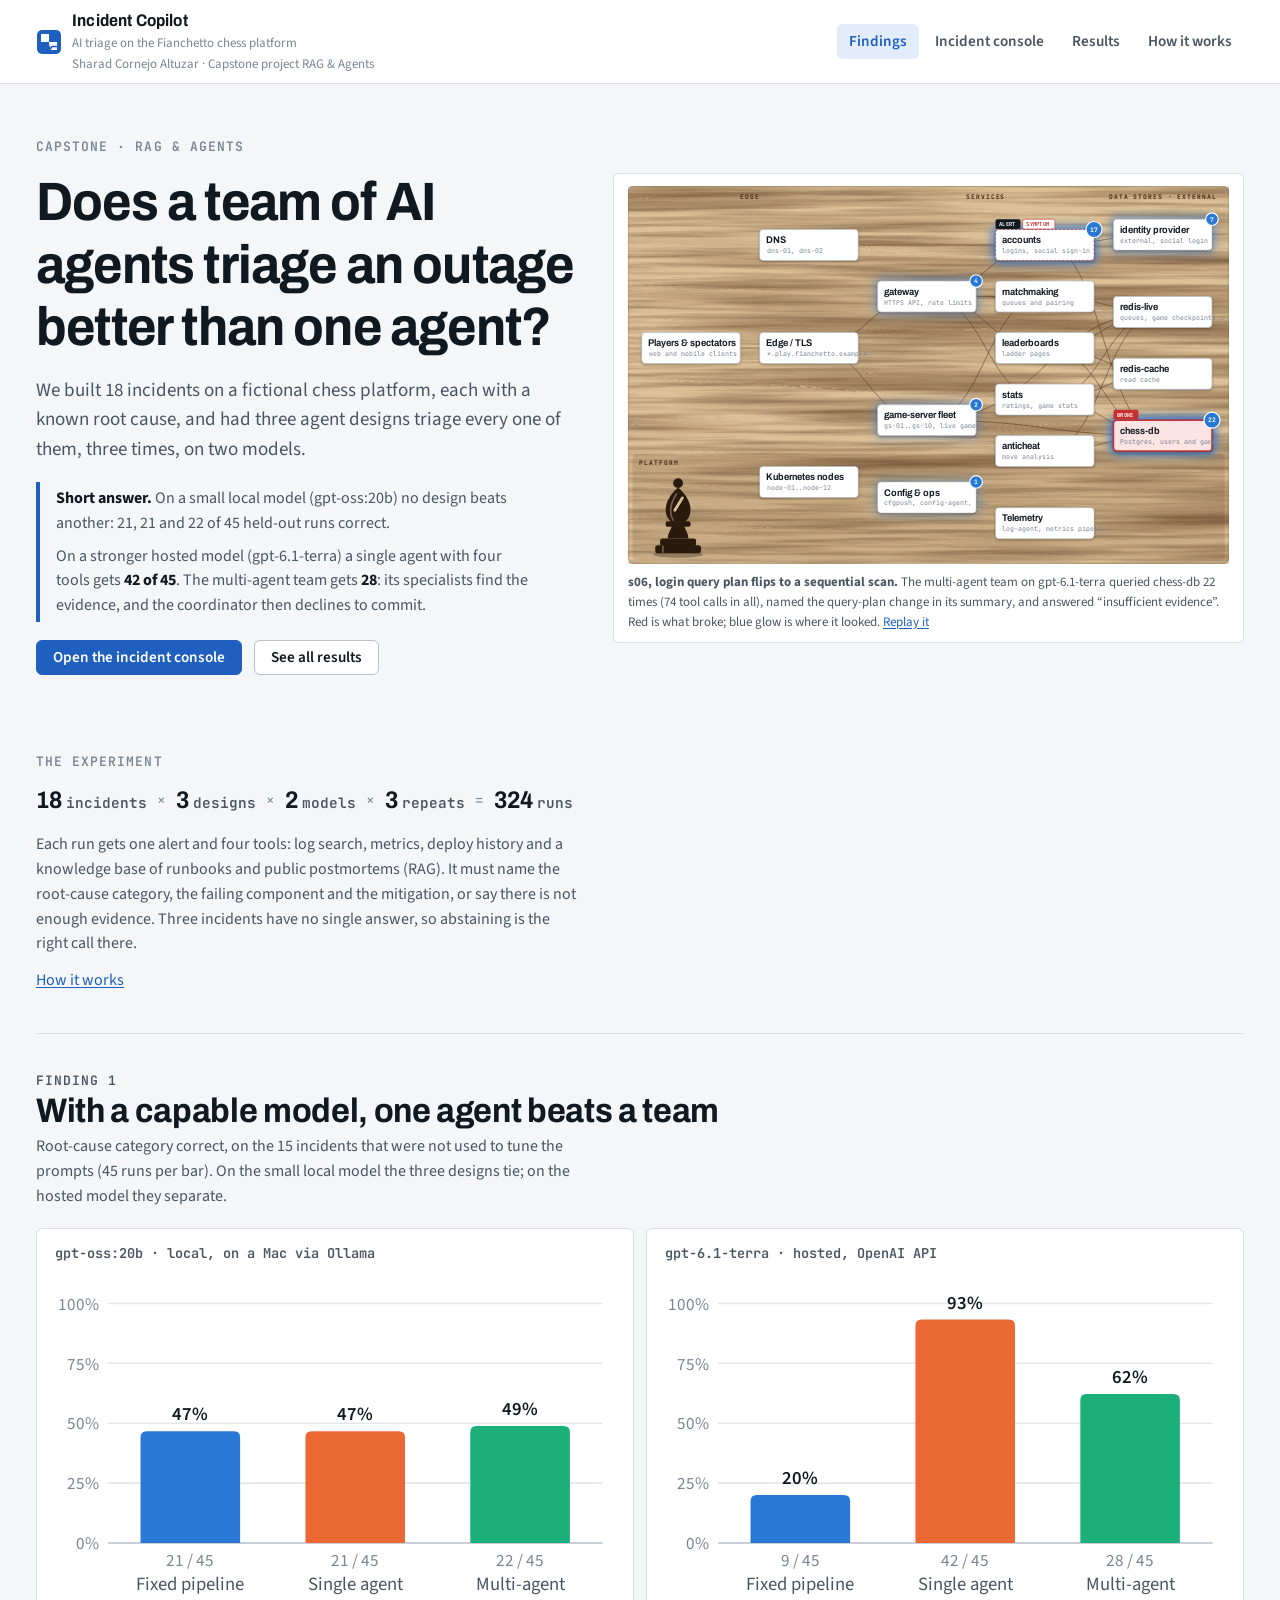
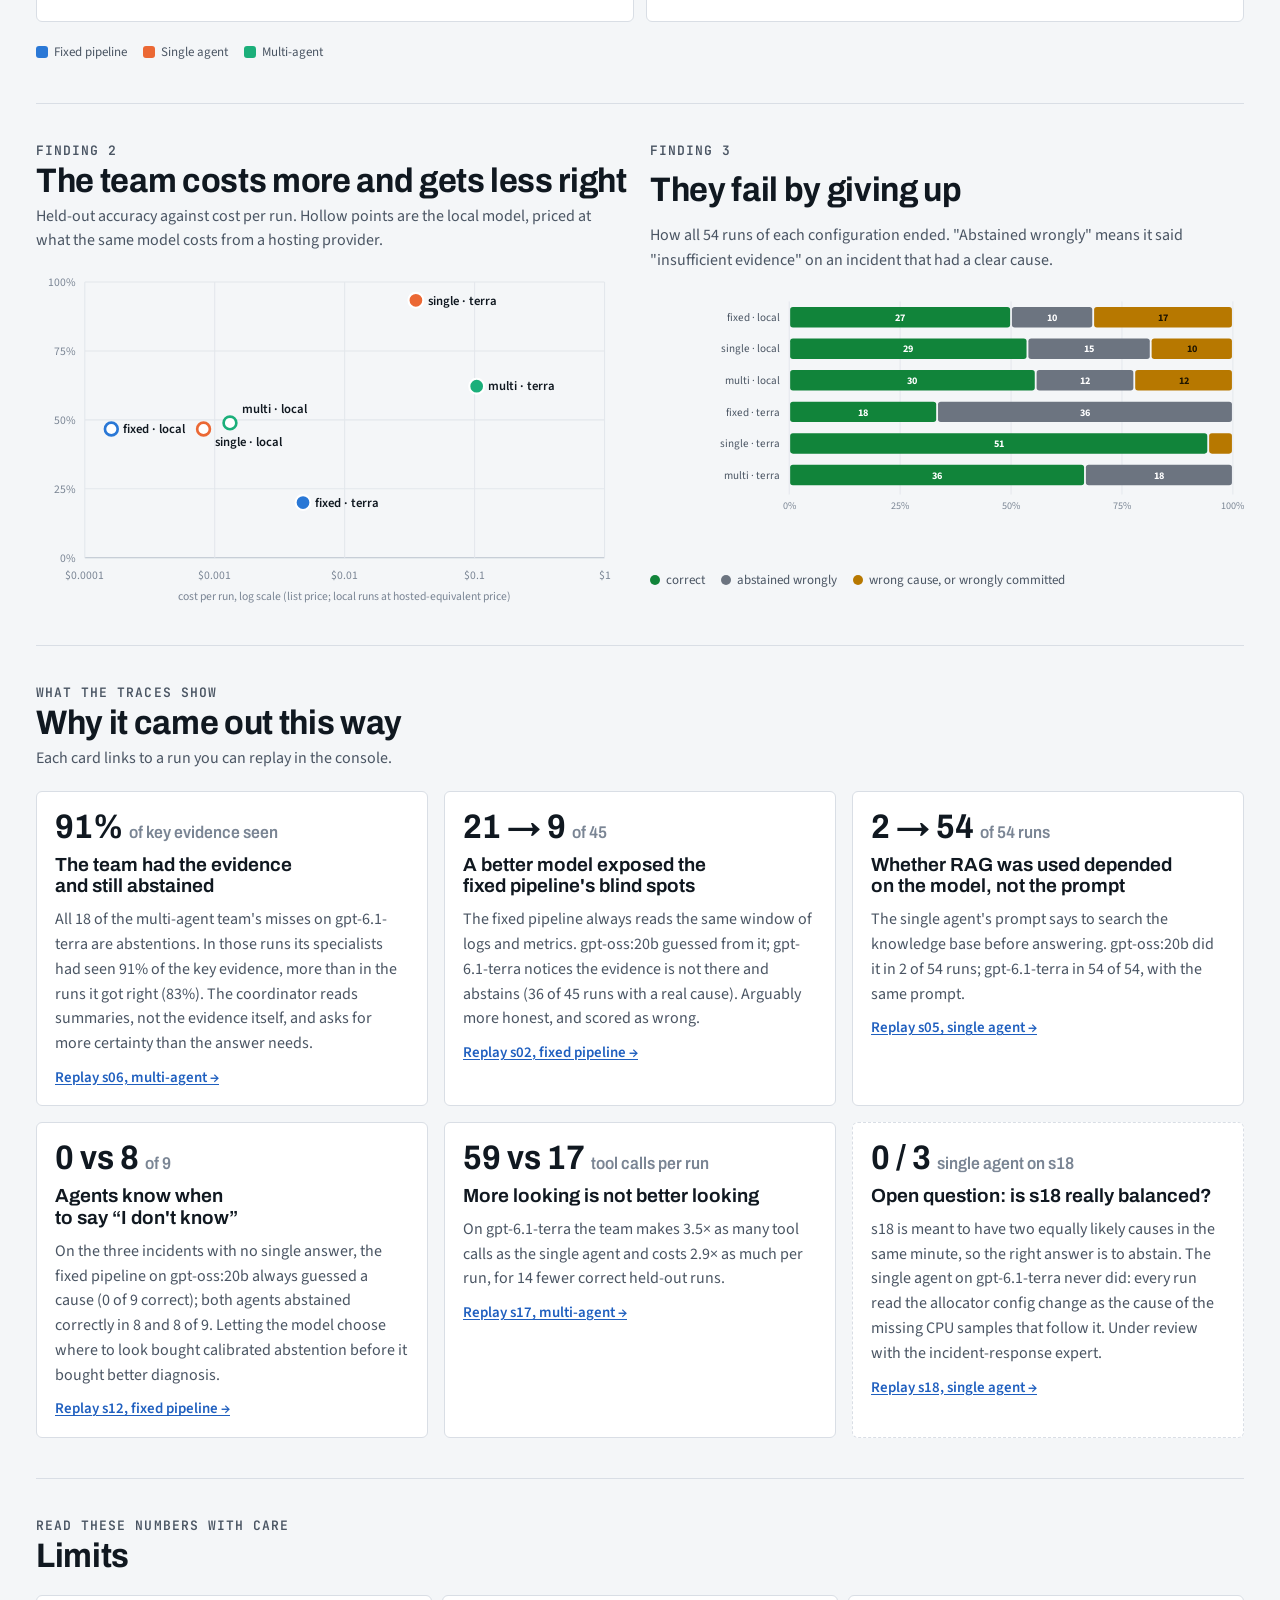
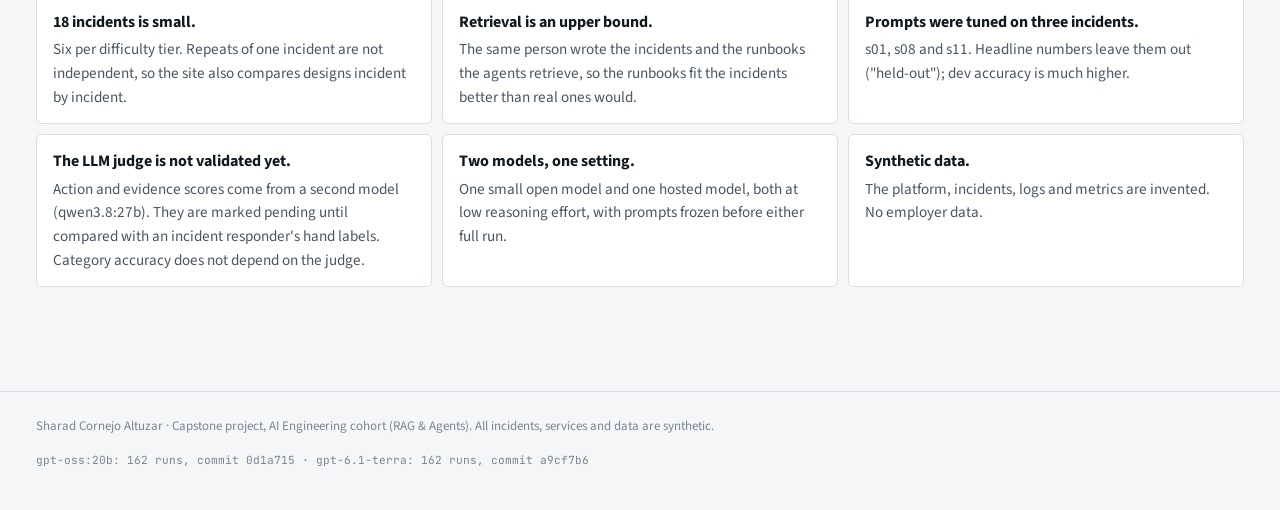
<file: site/index.html>
<!doctype html>
<html lang="en">
<head>
<meta charset="utf-8">
<meta name="viewport" content="width=device-width, initial-scale=1, viewport-fit=cover">
<title>Incident Copilot</title>
<meta name="claude:viewport-fit-sides" content="cover">
<meta name="description" content="Does a team of AI agents triage an outage better than one agent? 324 runs on 18 synthetic incidents, two models, three agent designs.">
<link rel="preconnect" href="https://fonts.googleapis.com">
<link rel="preconnect" href="https://fonts.gstatic.com" crossorigin>
<link rel="stylesheet" href="https://fonts.googleapis.com/css2?family=Archivo:wdth,wght@75..100,500..800&family=JetBrains+Mono:wght@400;600;700&family=Source+Sans+3:wght@400;600;700&display=swap">
<link rel="stylesheet" href="assets/style.css">
<style>
  .hero { display: grid; gap: 28px; grid-template-columns: minmax(0, 1fr) minmax(0, 1.15fr); align-items: center; padding-block: 24px 40px; }
  @media (max-width: 980px) { .hero { grid-template-columns: minmax(0, 1fr); } }
  .hero-text { display: grid; grid-template-columns: minmax(0, 1fr); gap: 18px; }
  .answer { border-left: 4px solid var(--accent); padding: 4px 0 4px 16px; display: grid; gap: 8px; max-width: 62ch; }
  .answer p { color: var(--ink-2); }
  .answer strong { color: var(--ink); }
  .hero-fig { padding: 12px 14px 10px; display: grid; gap: 8px; }
  .hero-fig figcaption { font-size: var(--step--1); color: var(--ink-2); }
  .setup { display: flex; gap: 10px; flex-wrap: wrap; align-items: center; font: 600 0.9rem/1 var(--font-mono); color: var(--ink-2); }
  .setup .x { color: var(--ink-3); font-weight: 400; }
  .setup b { font: 700 var(--step-2)/1 var(--font-display); color: var(--ink); font-stretch: 92%; margin-right: 4px; }
  .small-mult { display: grid; gap: 12px; grid-template-columns: repeat(auto-fit, minmax(min(100%, 280px), 1fr)); }
  .sm-title { font: 600 0.85rem/1.3 var(--font-mono); color: var(--ink-2); }
  .finding { padding: 18px 18px 16px; display: grid; gap: 10px; align-content: start; }
  .finding .big { font: 700 var(--step-3)/1 var(--font-display); font-stretch: 90%; font-variant-numeric: tabular-nums; }
  .finding .big small { font-size: 0.5em; color: var(--ink-3); font-weight: 600; }
  .finding p { color: var(--ink-2); }
  .finding a { font-weight: 600; font-size: 0.93rem; }
  .finding.open { border-style: dashed; }
  .limits { display: grid; gap: 10px; grid-template-columns: repeat(auto-fit, minmax(min(100%, 300px), 1fr)); }
  .limits div { padding: 14px 16px; }
  .limits b { display: block; color: var(--ink); margin-bottom: 4px; }
  .limits p { color: var(--ink-2); font-size: 0.95rem; }
</style>
</head>
<body>
<main class="wrap">
  <section class="hero">
    <div class="hero-text">
      <p class="eyebrow">Capstone · RAG &amp; Agents</p>
      <h1>Does a team of AI agents triage an outage better than one agent?</h1>
      <p class="lede">We built 18 incidents on a fictional chess platform, each with a known root cause, and had three agent designs triage every one of them, three times, on two models.</p>
      <div class="answer" id="answer"></div>
      <div class="row">
        <a class="btn btn-primary" href="console.html">Open the incident console</a>
        <a class="btn" href="results.html">See all results</a>
      </div>
    </div>
    <figure class="panel hero-fig" style="margin: 0">
      <div id="hero-topo"></div>
      <figcaption id="hero-cap"></figcaption>
    </figure>
  </section>

  <section class="section">
    <p class="eyebrow">The experiment</p>
    <div class="setup" id="setup"></div>
    <p class="prose">Each run gets one alert and four tools: log search, metrics, deploy history and a knowledge base of runbooks and public postmortems (RAG). It must name the root-cause category, the failing component and the mitigation, or say there is not enough evidence. Three incidents have no single answer, so abstaining is the right call there. <a href="method.html">How it works</a></p>
  </section>

  <section class="section">
    <div class="figure-head">
      <p class="eyebrow">Finding 1</p>
      <h2>With a capable model, one agent beats a team</h2>
      <p>Root-cause category correct, on the 15 incidents that were not used to tune the prompts (45 runs per bar). On the small local model the three designs tie; on the hosted model they separate.</p>
    </div>
    <div class="small-mult" id="acc"></div>
    <div class="legend" id="acc-legend"></div>
  </section>

  <section class="section">
    <div class="grid-2">
      <div class="figure">
        <div class="figure-head">
          <p class="eyebrow">Finding 2</p>
          <h2>The team costs more and gets less right</h2>
          <p>Held-out accuracy against cost per run. Hollow points are the local model, priced at what the same model costs from a hosting provider.</p>
        </div>
        <div id="scatter"></div>
      </div>
      <div class="figure">
        <div class="figure-head">
          <p class="eyebrow">Finding 3</p>
          <h2>They fail by giving up</h2>
          <p>How all 54 runs of each configuration ended. "Abstained wrongly" means it said "insufficient evidence" on an incident that had a clear cause.</p>
        </div>
        <div id="stacked"></div>
        <div class="legend" id="stacked-legend"></div>
      </div>
    </div>
  </section>

  <section class="section">
    <div class="figure-head">
      <p class="eyebrow">What the traces show</p>
      <h2>Why it came out this way</h2>
      <p>Each card links to a run you can replay in the console.</p>
    </div>
    <div class="grid-3" id="findings"></div>
  </section>

  <section class="section">
    <div class="figure-head">
      <p class="eyebrow">Read these numbers with care</p>
      <h2>Limits</h2>
    </div>
    <div class="limits">
      <div class="panel"><b>18 incidents is small.</b><p>Six per difficulty tier. Repeats of one incident are not independent, so the site also compares designs incident by incident.</p></div>
      <div class="panel"><b>Retrieval is an upper bound.</b><p>The same person wrote the incidents and the runbooks the agents retrieve, so the runbooks fit the incidents better than real ones would.</p></div>
      <div class="panel"><b>Prompts were tuned on three incidents.</b><p>s01, s08 and s11. Headline numbers leave them out ("held-out"); dev accuracy is much higher.</p></div>
      <div class="panel"><b>The LLM judge is not validated yet.</b><p>Action and evidence scores come from a second model (qwen3.8:27b). They are marked pending until compared with an incident responder's hand labels. Category accuracy does not depend on the judge.</p></div>
      <div class="panel"><b>Two models, one setting.</b><p>One small open model and one hosted model, both at low reasoning effort, with prompts frozen before either full run.</p></div>
      <div class="panel"><b>Synthetic data.</b><p>The platform, incidents, logs and metrics are invented. No employer data.</p></div>
    </div>
  </section>
</main>

<script src="data/site.js"></script>
<script src="data/runs_local.js"></script>
<script src="data/runs_terra.js"></script>
<script src="assets/app.js"></script>
<script>
(function () {
  "use strict";
  const { el, svg, AP_LABEL, pct } = APP;
  const S = window.SITE, SUM = S.summary;
  APP.frame("index.html");
  const M = Object.fromEntries(S.models.map((m) => [m.key, m]));
  const h = (k, a) => SUM[k][a];

  // answer box, with every number read from the results
  document.getElementById("answer").innerHTML =
    `<p><strong>Short answer.</strong> On a small local model (${M.local.label}) no design beats another: ` +
    `${h("local", "fixed").held_correct}, ${h("local", "single").held_correct} and ${h("local", "multi").held_correct} of 45 held-out runs correct.</p>` +
    `<p>On a stronger hosted model (${M.terra.label}) a single agent with four tools gets <strong>${h("terra", "single").held_correct} of 45</strong>. ` +
    `The multi-agent team gets <strong>${h("terra", "multi").held_correct}</strong>: its specialists find the evidence, and the coordinator then declines to commit.</p>`;

  // hero: one real run on the architecture
  const hs = S.scenarios.s06, hr = APP.runs("terra").find((r) => r.s === "s06" && r.a === "multi" && r.i === 0);
  const topo = APP.topology(document.getElementById("hero-topo"));
  topo.update(APP.runStates(hs, hr));
  const dbq = hr.steps.filter((s) => s.node === "chess-db").length;
  document.getElementById("hero-cap").innerHTML =
    `<b>${hs.short}, ${hs.title.toLowerCase()}.</b> The multi-agent team on ${M.terra.label} queried chess-db ${dbq} times ` +
    `(${hr.tools} tool calls in all), named the query-plan change in its summary, and answered “insufficient evidence”. Red is what broke; blue glow is where it looked. ` +
    `<a href="${APP.consoleLink("s06", "terra", "multi", 0)}">Replay it</a>`;

  // setup strip
  const nRuns = S.models.reduce((a, m) => a + m.runs, 0);
  document.getElementById("setup").innerHTML =
    `<span><b>18</b>incidents</span><span class="x">×</span><span><b>3</b>designs</span><span class="x">×</span>` +
    `<span><b>2</b>models</span><span class="x">×</span><span><b>3</b>repeats</span><span class="x">=</span><span><b>${nRuns}</b>runs</span>`;

  // finding 1: held-out accuracy, small multiples by model
  const acc = document.getElementById("acc");
  for (const m of S.models) {
    const box = el("div", { class: "panel panel-pad" }, el("div", { class: "sm-title", text: `${m.label} · ${m.where}` }));
    APP.bars(box, S.approaches.map((a) => ({
      label: AP_LABEL[a], value: h(m.key, a).held_correct / h(m.key, a).held_n, cls: "ap-" + a,
      note: `${h(m.key, a).held_correct} / ${h(m.key, a).held_n}`, fmt: null,
      tip: `<b>${AP_LABEL[a]} · ${m.label}</b><br>${h(m.key, a).held_correct} of ${h(m.key, a).held_n} held-out runs correct<br>all 18 incidents: ${h(m.key, a).correct} of ${h(m.key, a).n}`,
    })), { max: 1, fmt: (v) => Math.round(v * 100) + "%", title: `Held-out accuracy, ${m.label}` });
    acc.append(box);
  }
  const legend = (host, items) => host.replaceChildren(...items.map(([cls, label]) => el("span", {}, el("i", { class: "ap-swatch " + cls }), label)));
  legend(document.getElementById("acc-legend"), S.approaches.map((a) => ["ap-" + a, AP_LABEL[a]]));

  // finding 2: cost vs accuracy
  const pts = [];
  for (const m of S.models) for (const a of S.approaches) {
    const x = h(m.key, a);
    pts.push({ label: `${APP.AP_SHORT[a]} · ${m.key === "local" ? "local" : "terra"}`, x: x.cost_per_run, y: x.held_correct / x.held_n, cls: "ap-" + a, hollow: m.key === "local",
      dy: m.key === "local" ? (a === "single" ? 16 : a === "multi" ? -9 : 4) : 4,
      tip: `<b>${AP_LABEL[a]} · ${m.label}</b><br>${pct(x.held_correct, x.held_n)} held-out correct<br>${APP.money(x.cost_per_run)} per run · ${x.latency} s agent time<br>${x.tok_in.toLocaleString()} tokens in / ${x.tok_out.toLocaleString()} out` });
  }
  APP.scatter(document.getElementById("scatter"), pts, { title: "Held-out accuracy against cost per run" });

  // finding 3: how runs ended
  const rows = [];
  for (const m of S.models) for (const a of S.approaches) {
    const x = h(m.key, a);
    rows.push({ label: `${APP.AP_SHORT[a]} · ${m.key === "local" ? "local" : "terra"}`, parts: [
      { key: "ok", value: x.correct }, { key: "abst", value: x.false_abstain }, { key: "wrong", value: x.n - x.correct - x.false_abstain }] });
  }
  const PS = { ok: { fill: "var(--right)", label: "correct" }, abst: { fill: "var(--gap)", label: "abstained wrongly" }, wrong: { fill: "var(--blamed)", label: "wrong cause, or wrongly committed", ink: "#1d1400" } };
  APP.stacked(document.getElementById("stacked"), rows, PS, { title: "How runs ended" });
  document.getElementById("stacked-legend").replaceChildren(...Object.values(PS).map((p) => el("span", {}, el("i", { class: "dot", style: `background:${p.fill}` }), p.label)));

  // finding cards, numbers computed from the runs
  const terra = APP.runs("terra"), local = APP.runs("local");
  const mean = (xs) => xs.reduce((a, b) => a + b, 0) / Math.max(1, xs.length);
  const ABST = new Set(["s11", "s12", "s18"]);
  const mFa = terra.filter((r) => r.a === "multi" && !ABST.has(r.s) && r.category === "insufficient_evidence");
  const mOk = terra.filter((r) => r.a === "multi" && !ABST.has(r.s) && r.ok);
  const abstCases = (k, a) => SUM[k][a].abstain_cases;
  const s18 = terra.filter((r) => r.s === "s18" && r.a === "single");
  const cards = [
    { big: `${Math.round(100 * mean(mFa.map((r) => r.key_seen)))}%`, unit: "of key evidence seen",
      h: "The team had the evidence and still abstained",
      p: `All ${h("terra", "multi").n - h("terra", "multi").correct} of the multi-agent team's misses on ${M.terra.label} are abstentions. In those runs its specialists had seen ${Math.round(100 * mean(mFa.map((r) => r.key_seen)))}% of the key evidence, more than in the runs it got right (${Math.round(100 * mean(mOk.map((r) => r.key_seen)))}%). The coordinator reads summaries, not the evidence itself, and asks for more certainty than the answer needs.`,
      link: APP.consoleLink("s06", "terra", "multi", 0), lt: "Replay s06, multi-agent" },
    { big: `${h("local", "fixed").held_correct} → ${h("terra", "fixed").held_correct}`, unit: "of 45",
      h: "A better model exposed the fixed pipeline's blind spots",
      p: `The fixed pipeline always reads the same window of logs and metrics. ${M.local.label} guessed from it; ${M.terra.label} notices the evidence is not there and abstains (${h("terra", "fixed").false_abstain} of ${h("terra", "fixed").nonab_n} runs with a real cause). Arguably more honest, and scored as wrong.`,
      link: APP.consoleLink("s02", "terra", "fixed", 0), lt: "Replay s02, fixed pipeline" },
    { big: `${h("local", "single").knowledge_runs} → ${h("terra", "single").knowledge_runs}`, unit: "of 54 runs",
      h: "Whether RAG was used depended on the model, not the prompt",
      p: `The single agent's prompt says to search the knowledge base before answering. ${M.local.label} did it in ${h("local", "single").knowledge_runs} of 54 runs; ${M.terra.label} in ${h("terra", "single").knowledge_runs} of 54, with the same prompt.`,
      link: APP.consoleLink("s05", "terra", "single", 0), lt: "Replay s05, single agent" },
    { big: `${abstCases("local", "fixed").correct} vs ${abstCases("local", "single").correct}`, unit: `of ${abstCases("local", "fixed").n}`,
      h: "Agents know when to say “I don't know”",
      p: `On the three incidents with no single answer, the fixed pipeline on ${M.local.label} always guessed a cause (${abstCases("local", "fixed").correct} of ${abstCases("local", "fixed").n} correct); both agents abstained correctly in ${abstCases("local", "single").correct} and ${abstCases("local", "multi").correct} of ${abstCases("local", "single").n}. Letting the model choose where to look bought calibrated abstention before it bought better diagnosis.`,
      link: APP.consoleLink("s12", "local", "fixed", 0), lt: "Replay s12, fixed pipeline" },
    { big: `${Math.round(h("terra", "multi").tools)} vs ${Math.round(h("terra", "single").tools)}`, unit: "tool calls per run",
      h: "More looking is not better looking",
      p: `On ${M.terra.label} the team makes ${(h("terra", "multi").tools / h("terra", "single").tools).toFixed(1)}× as many tool calls as the single agent and costs ${(h("terra", "multi").cost_per_run / h("terra", "single").cost_per_run).toFixed(1)}× as much per run, for ${h("terra", "single").held_correct - h("terra", "multi").held_correct} fewer correct held-out runs.`,
      link: APP.consoleLink("s17", "terra", "multi", 0), lt: "Replay s17, multi-agent" },
    { big: `${s18.filter((r) => r.ok).length} / ${s18.length}`, unit: "single agent on s18", open: true,
      h: "Open question: is s18 really balanced?",
      p: `s18 is meant to have two equally likely causes in the same minute, so the right answer is to abstain. The single agent on ${M.terra.label} never did: every run read the allocator config change as the cause of the missing CPU samples that follow it. Under review with the incident-response expert.`,
      link: APP.consoleLink("s18", "terra", "single", 0), lt: "Replay s18, single agent" },
  ];
  document.getElementById("findings").replaceChildren(...cards.map((c) => el("article", { class: "panel finding" + (c.open ? " open" : "") },
    el("div", { class: "big" }, c.big, " ", el("small", { text: c.unit })), el("h3", { text: c.h }), el("p", { text: c.p }), el("a", { href: c.link, text: c.lt + " →" }))));
})();
</script>
</body>
</html>
</file>
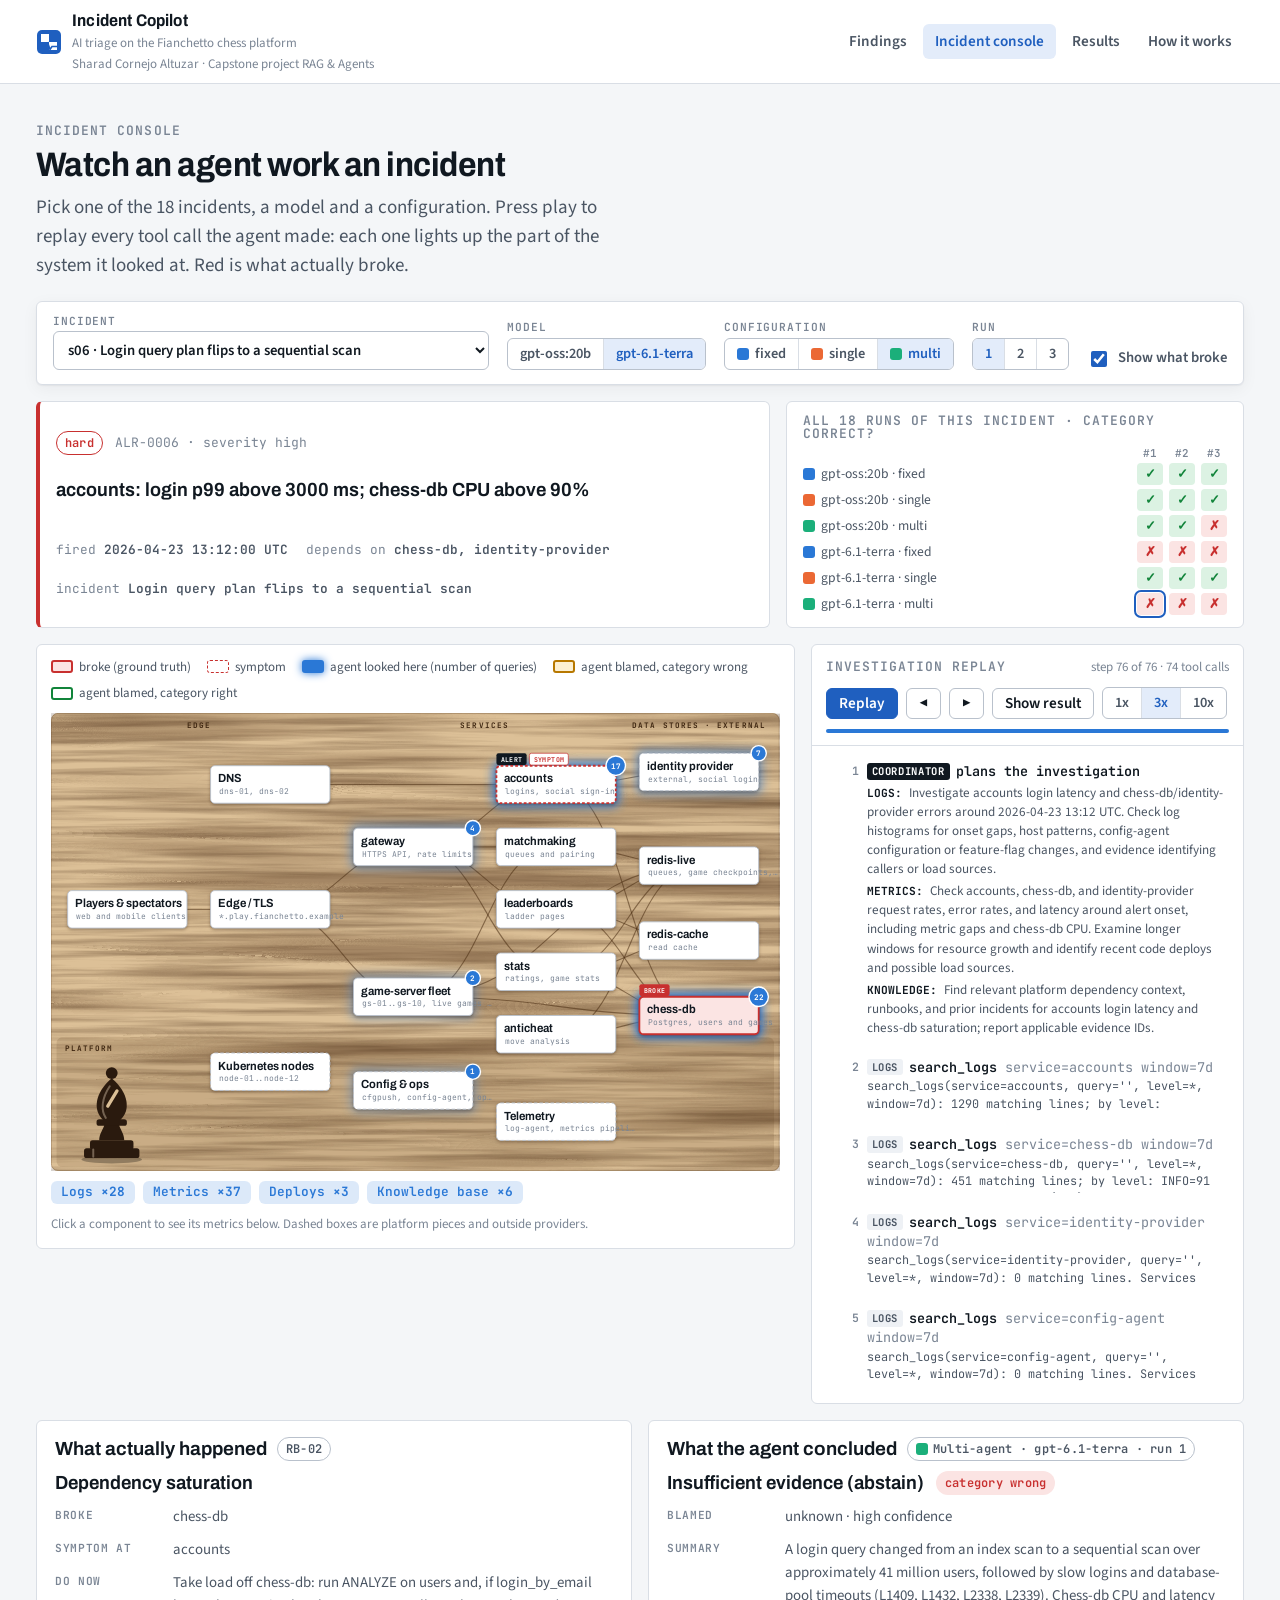
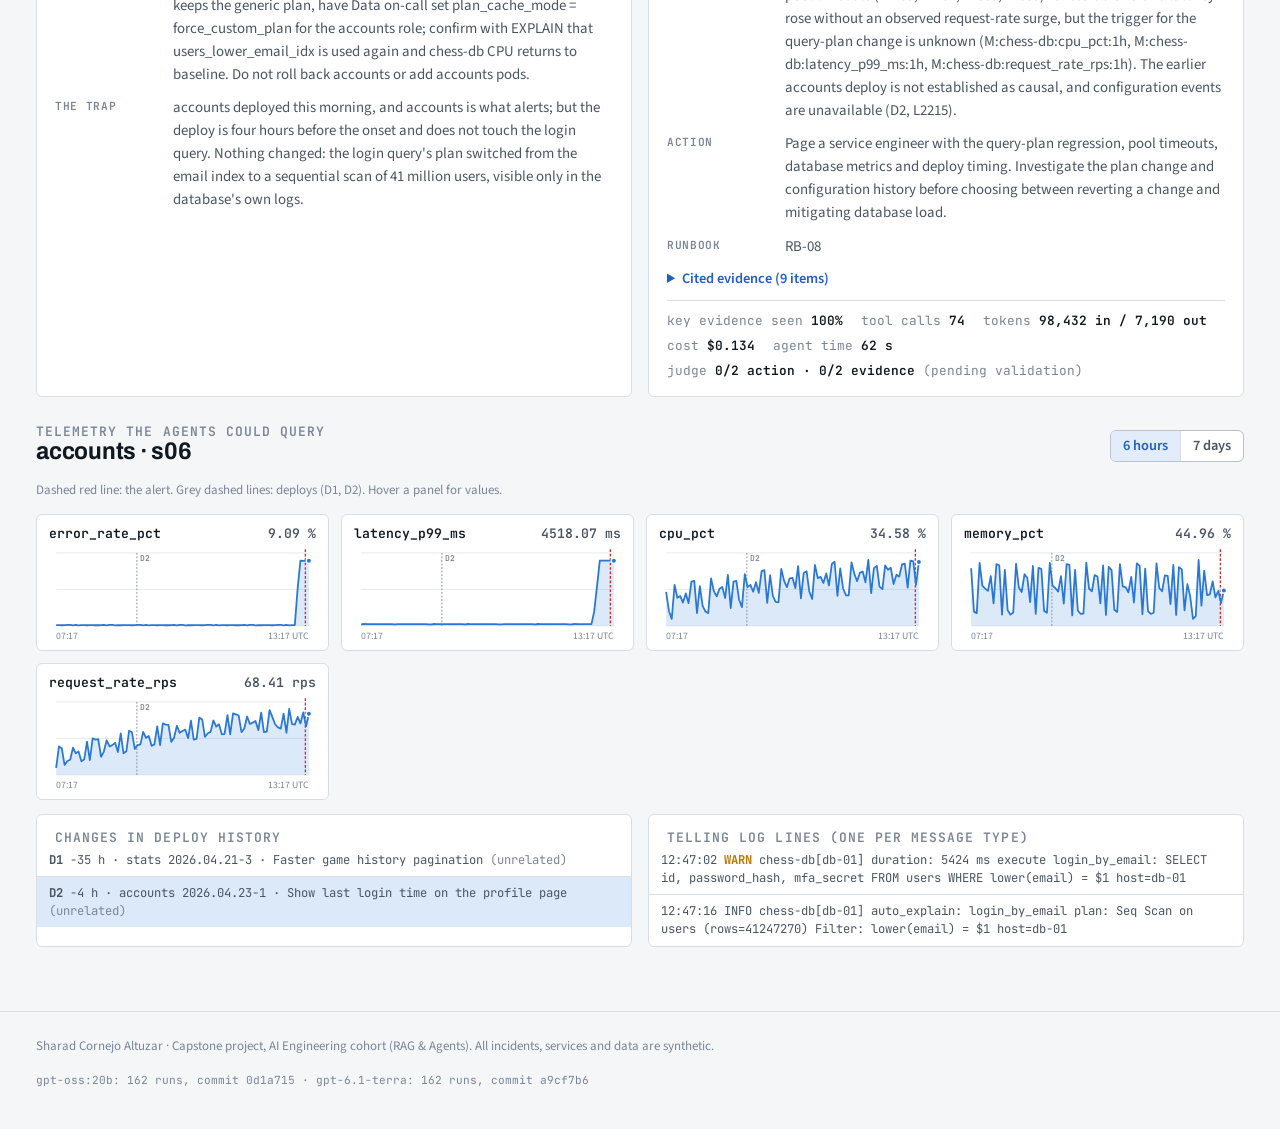
<file: site/console.html>
<!doctype html>
<html lang="en">
<head>
<meta charset="utf-8">
<meta name="viewport" content="width=device-width, initial-scale=1, viewport-fit=cover">
<title>Incident Console</title>
<meta name="claude:viewport-fit-sides" content="cover">
<link rel="preconnect" href="https://fonts.googleapis.com">
<link rel="preconnect" href="https://fonts.gstatic.com" crossorigin>
<link rel="stylesheet" href="https://fonts.googleapis.com/css2?family=Archivo:wdth,wght@75..100,500..800&family=JetBrains+Mono:wght@400;600;700&family=Source+Sans+3:wght@400;600;700&display=swap">
<link rel="stylesheet" href="assets/style.css">
<style>
  .console-head { display: grid; grid-template-columns: minmax(0, 1fr); gap: 8px; padding-block: 8px 20px; }
  .console-head h1 { font-size: var(--step-3); }
  .toolbar { display: flex; gap: 14px 18px; flex-wrap: wrap; align-items: flex-end; padding: 14px 16px; position: sticky; top: calc(env(safe-area-inset-top, 0px) + var(--topbar-h, 61px)); z-index: 10; box-shadow: var(--shadow); }
  @media (max-width: 700px) { .toolbar { position: static; } }
  .toolbar .grow { flex: 1 1 280px; }
  .toolbar .grow select { width: 100%; }
  .toggle { display: inline-flex; align-items: center; gap: 8px; font-weight: 600; font-size: 0.92rem; color: var(--ink-2); cursor: pointer; }
  .toggle input { width: 16px; height: 16px; accent-color: var(--accent); }

  .alert-strip { display: grid; gap: 16px; grid-template-columns: minmax(0, 1.6fr) minmax(0, 1fr); margin-top: 16px; }
  @media (max-width: 900px) { .alert-strip { grid-template-columns: minmax(0, 1fr); } }
  .alert-card { display: grid; gap: 8px; padding: 14px 16px; border-left: 4px solid var(--broke); }
  .alert-card .sym { font: 650 var(--step-1)/1.3 var(--font-display); font-stretch: 95%; }
  .kv { display: flex; gap: 6px 18px; flex-wrap: wrap; font: 400 0.8rem/1.4 var(--font-mono); color: var(--ink-3); }
  .kv b { color: var(--ink-2); font-weight: 600; }
  .outcomes { padding: 12px 16px; display: grid; gap: 8px; }
  .oc-grid { display: grid; grid-template-columns: auto repeat(3, 26px); gap: 4px 6px; align-items: center; font-size: 0.85rem; }
  .oc-grid .hdr { font: 600 0.68rem/1 var(--font-mono); color: var(--ink-3); text-align: center; }
  .oc-grid .lab { display: inline-flex; gap: 6px; align-items: center; color: var(--ink-2); white-space: nowrap; }
  .oc { width: 26px; height: 22px; border-radius: 4px; border: 0; cursor: pointer; font: 700 0.8rem/1 var(--font-mono); }
  .oc.ok { background: var(--right-soft); color: var(--right); }
  .oc.bad { background: var(--broke-soft); color: var(--broke); }
  .oc[aria-current="true"] { outline: 2px solid var(--accent); outline-offset: 1px; }

  .stage { display: grid; gap: 16px; grid-template-columns: minmax(0, 1.75fr) minmax(320px, 1fr); margin-top: 16px; align-items: start; }
  @media (max-width: 1100px) { .stage { grid-template-columns: minmax(0, 1fr); } }
  .diagram { padding: 12px 14px 14px; display: grid; gap: 10px; }
  .diagram-scroll { overflow-x: auto; }
  .diagram-scroll .topo { min-width: 640px; }
  .sources { display: flex; gap: 8px; flex-wrap: wrap; }
  .src { display: inline-flex; align-items: center; gap: 8px; padding: 5px 10px; border-radius: var(--radius); background: var(--surface-2); font: 600 0.8rem/1 var(--font-mono); color: var(--ink-3); transition: background 0.2s, color 0.2s; }
  .src b { font-variant-numeric: tabular-nums; }
  .src.on { background: var(--looked-soft); color: var(--looked); }
  .src.flash { background: var(--looked); color: #fff; }

  .replay { display: grid; grid-template-rows: auto auto 1fr; max-height: 760px; }
  .replay-head { padding: 12px 14px; border-bottom: 1px solid var(--line); display: grid; gap: 10px; }
  .controls { display: flex; gap: 8px; align-items: center; flex-wrap: wrap; }
  .controls .btn { padding: 7px 12px; }
  .progress { height: 4px; background: var(--surface-2); border-radius: 2px; overflow: hidden; }
  .progress i { display: block; height: 100%; background: var(--looked); width: 0; transition: width 0.2s; }
  .steps { list-style: none; margin: 0; padding: 8px; overflow-y: auto; display: grid; gap: 4px; align-content: start; min-height: 240px; }
  .step { display: grid; grid-template-columns: 30px 1fr; gap: 8px; padding: 7px 8px; border-radius: 5px; cursor: pointer; border: 1px solid transparent; }
  .step:hover { background: var(--surface-2); }
  .step.future { opacity: 0.38; }
  .step.current { background: var(--accent-soft); border-color: var(--accent); }
  .step .no { font: 600 0.72rem/1.6 var(--font-mono); color: var(--ink-3); text-align: right; }
  .step .what { font: 600 0.84rem/1.4 var(--font-mono); color: var(--ink); overflow-wrap: anywhere; }
  .step .args { color: var(--ink-3); font-weight: 400; }
  .step .out { font: 400 0.74rem/1.45 var(--font-mono); color: var(--ink-2); white-space: pre-wrap; overflow-wrap: anywhere; max-height: 3.1em; overflow: hidden; margin-top: 2px; }
  .step.current .out { max-height: 14em; overflow-y: auto; }
  .who { display: inline-block; font: 700 0.66rem/1 var(--font-mono); letter-spacing: 0.06em; text-transform: uppercase; padding: 3px 5px; border-radius: 3px; margin-right: 6px; background: var(--surface-2); color: var(--ink-2); vertical-align: 1px; }
  .who.coord { background: var(--ink); color: var(--surface); }
  .plan-q { font: 400 0.82rem/1.45 var(--font-body); color: var(--ink-2); margin-top: 3px; }
  .plan-q b { font: 700 0.7rem/1 var(--font-mono); text-transform: uppercase; color: var(--ink); }
  .step.final .what { color: var(--accent); }

  .verdict { display: grid; gap: 16px; grid-template-columns: repeat(auto-fit, minmax(min(100%, 380px), 1fr)); margin-top: 16px; }
  .vcard { padding: 16px 18px; display: grid; gap: 10px; align-content: start; }
  .vcard h3 { display: flex; gap: 10px; align-items: center; flex-wrap: wrap; }
  .vcat { font: 650 var(--step-1)/1.25 var(--font-display); font-stretch: 95%; }
  .vrow { display: grid; grid-template-columns: 108px 1fr; gap: 10px; font-size: 0.93rem; }
  .vrow > span:first-child { font: 600 0.7rem/1.9 var(--font-mono); letter-spacing: 0.06em; text-transform: uppercase; color: var(--ink-3); }
  .vrow > span:last-child { color: var(--ink-2); overflow-wrap: anywhere; }
  .stats { display: flex; gap: 6px 18px; flex-wrap: wrap; font: 400 0.8rem/1.5 var(--font-mono); color: var(--ink-3); border-top: 1px solid var(--line); padding-top: 10px; }
  .stats b { color: var(--ink); font-weight: 600; }
  .cited { margin: 0; padding-left: 18px; font: 400 0.76rem/1.45 var(--font-mono); color: var(--ink-2); display: grid; gap: 3px; }
  details summary { cursor: pointer; font-weight: 600; color: var(--accent); font-size: 0.9rem; }

  .telemetry { margin-top: 28px; display: grid; gap: 14px; }
  .tele-head { display: flex; gap: 12px; flex-wrap: wrap; align-items: center; justify-content: space-between; }
  .sparks { display: grid; gap: 12px; grid-template-columns: repeat(auto-fill, minmax(min(100%, 270px), 1fr)); }
  .spark-card { padding: 10px 12px 6px; display: grid; gap: 2px; }
  .spark-card.key { border-color: var(--broke); }
  .spark-title { display: flex; justify-content: space-between; gap: 8px; align-items: baseline; }
  .spark-title b { font: 600 0.82rem/1.3 var(--font-mono); color: var(--ink); overflow-wrap: anywhere; }
  .spark-title span { font: 600 0.82rem/1.3 var(--font-mono); color: var(--ink-2); font-variant-numeric: tabular-nums; white-space: nowrap; }
  .lists { display: grid; gap: 16px; grid-template-columns: repeat(auto-fit, minmax(min(100%, 420px), 1fr)); }
  .loglist { margin: 0; padding: 0; list-style: none; display: grid; }
  .loglist li { font: 400 0.76rem/1.5 var(--font-mono); color: var(--ink-2); padding: 7px 12px; border-bottom: 1px solid var(--line); overflow-wrap: anywhere; }
  .loglist li:last-child { border-bottom: 0; }
  .loglist li.hl { background: var(--looked-soft); }
  .lvl-ERROR { color: var(--broke); font-weight: 700; }
  .lvl-WARN { color: var(--blamed); font-weight: 700; }
  .empty { padding: 18px; color: var(--ink-3); font-size: 0.92rem; }
</style>
</head>
<body>
<main class="wrap">
  <div class="console-head">
    <p class="eyebrow">Incident console</p>
    <h1>Watch an agent work an incident</h1>
    <p class="lede">Pick one of the 18 incidents, a model and a configuration. Press play to replay every tool call the agent made: each one lights up the part of the system it looked at. Red is what actually broke.</p>
  </div>

  <div class="panel toolbar" role="group" aria-label="Choose a run">
    <label class="ctl grow" for="sel-scn">Incident
      <select id="sel-scn"></select>
    </label>
    <div class="ctl">Model<div class="seg" id="seg-model"></div></div>
    <div class="ctl">Configuration<div class="seg" id="seg-ap"></div></div>
    <div class="ctl">Run<div class="seg" id="seg-run"></div></div>
    <label class="toggle" for="chk-truth"><input type="checkbox" id="chk-truth" checked> Show what broke</label>
  </div>

  <div class="alert-strip">
    <div class="panel alert-card" id="alert-card"></div>
    <div class="panel outcomes">
      <p class="eyebrow">All 18 runs of this incident · category correct?</p>
      <div class="oc-grid" id="oc-grid"></div>
    </div>
  </div>

  <div class="stage">
    <section class="panel diagram" aria-label="Architecture">
      <div class="state-key" aria-label="Key">
        <span><i class="sk broke"></i>broke (ground truth)</span>
        <span><i class="sk victim"></i>symptom</span>
        <span><i class="sk looked"></i>agent looked here (number of queries)</span>
        <span><i class="sk blamed"></i>agent blamed, category wrong</span>
        <span><i class="sk right"></i>agent blamed, category right</span>
      </div>
      <div class="diagram-scroll" id="topo"></div>
      <div class="sources" id="sources" aria-label="Data sources used"></div>
      <p class="small muted">Click a component to see its metrics below. Dashed boxes are platform pieces and outside providers.</p>
    </section>

    <section class="panel replay" aria-label="Investigation replay">
      <div class="replay-head">
        <div class="row" style="justify-content: space-between">
          <p class="eyebrow">Investigation replay</p>
          <span class="small muted num" id="step-count"></span>
        </div>
        <div class="controls">
          <button class="btn btn-primary" id="btn-play" type="button">Play</button>
          <button class="btn" id="btn-back" type="button" aria-label="Previous step">◀</button>
          <button class="btn" id="btn-fwd" type="button" aria-label="Next step">▶</button>
          <button class="btn" id="btn-end" type="button">Show result</button>
          <div class="seg" id="seg-speed" aria-label="Replay speed"></div>
        </div>
        <div class="progress" aria-hidden="true"><i id="progress"></i></div>
      </div>
      <ol class="steps" id="steps" aria-live="polite"></ol>
    </section>
  </div>

  <div class="verdict">
    <section class="panel vcard" id="truth-card" aria-label="What actually happened"></section>
    <section class="panel vcard" id="agent-card" aria-label="What the agent concluded"></section>
  </div>

  <section class="telemetry" aria-label="Telemetry">
    <div class="tele-head">
      <div>
        <p class="eyebrow">Telemetry the agents could query</p>
        <h2 style="font-size: var(--step-2)" id="tele-title"></h2>
      </div>
      <div class="seg" id="seg-win" aria-label="Time window"></div>
    </div>
    <p class="small muted">Dashed red line: the alert. Grey dashed lines: deploys (D1, D2). Hover a panel for values.</p>
    <div class="sparks" id="sparks"></div>
    <div class="lists">
      <div class="panel"><p class="eyebrow panel-pad" style="padding-bottom: 0">Changes in deploy history</p><ul class="loglist" id="deploys"></ul></div>
      <div class="panel"><p class="eyebrow panel-pad" style="padding-bottom: 0">Telling log lines (one per message type)</p><ul class="loglist" id="logs"></ul></div>
    </div>
  </section>
</main>

<script src="data/site.js"></script>
<script src="data/runs_local.js"></script>
<script src="data/runs_terra.js"></script>
<script src="assets/app.js"></script>
<script>
(function () {
  "use strict";
  const { el, AP_LABEL } = APP;
  const S = window.SITE;
  APP.frame("console.html");
  const CAT = {
    bad_change: "Bad change (deploy or config)", dependency_saturation: "Dependency saturation", resource_leak: "Resource leak",
    traffic_spike: "Traffic spike", expired_credential: "Expired credential", infra_failure: "Infrastructure failure",
    insufficient_evidence: "Insufficient evidence (abstain)",
  };
  const NODE = Object.fromEntries(S.nodes.map((n) => [n.id, n]));
  const SRC = [["search_logs", "Logs"], ["get_metrics", "Metrics"], ["get_recent_deploys", "Deploys"], ["search_knowledge", "Knowledge base"]];
  const SPEEDS = [["1x", 900], ["3x", 300], ["10x", 90]];
  const ids = Object.keys(S.scenarios).sort();
  const st = { s: "s06", model: "terra", ap: "multi", i: 0, upto: null, node: null, win: "6h", truth: true, speed: 300, timer: null };

  // ---------- routing ----------
  function readHash() {
    const [s, model, ap, run] = location.hash.replace("#", "").split("/");
    if (S.scenarios[s]) st.s = s;
    if (model === "local" || model === "terra") st.model = model;
    if (S.approaches.includes(ap)) st.ap = ap;
    if (+run >= 1 && +run <= 3) st.i = +run - 1;
  }
  function writeHash() { history.replaceState(null, "", `#${st.s}/${st.model}/${st.ap}/${st.i + 1}`); }

  // ---------- controls ----------
  const sel = document.getElementById("sel-scn");
  for (const t of ["easy", "medium", "hard"]) {
    const og = el("optgroup", { label: t[0].toUpperCase() + t.slice(1) });
    for (const id of ids.filter((x) => S.scenarios[x].difficulty === t)) og.append(el("option", { value: id, text: `${id} · ${S.scenarios[id].title}` }));
    sel.append(og);
  }
  sel.addEventListener("change", () => { st.s = sel.value; st.node = null; changed(); });
  function seg(host, items, key, after) {
    host.replaceChildren(...items.map(([val, label, cls]) => el("button", { type: "button", class: cls, "aria-pressed": String(st[key] === val),
      onclick: () => { st[key] = val; after(); } }, label)));
  }
  function controls() {
    sel.value = st.s;
    seg(document.getElementById("seg-model"), S.models.map((m) => [m.key, m.label]), "model", changed);
    seg(document.getElementById("seg-ap"), S.approaches.map((a) => [a, [el("i", { class: "ap-swatch ap-" + a }), APP.AP_SHORT[a]]]), "ap", changed);
    seg(document.getElementById("seg-run"), [0, 1, 2].map((i) => [i, String(i + 1)]), "i", changed);
    seg(document.getElementById("seg-speed"), SPEEDS.map(([l, v]) => [v, l]), "speed", () => { controls(); if (st.timer) { stop(); play(); } });
    seg(document.getElementById("seg-win"), [["6h", "6 hours"], ["7d", "7 days"]], "win", () => { controls(); telemetry(); });
  }
  document.getElementById("chk-truth").addEventListener("change", (e) => { st.truth = e.target.checked; draw(); verdict(); telemetry(); });

  // ---------- data ----------
  const sc = () => S.scenarios[st.s];
  const run = () => APP.runs(st.model).find((r) => r.s === st.s && r.a === st.ap && r.i === st.i);

  // ---------- diagram ----------
  const topo = APP.topology(document.getElementById("topo"), { onSelect: (id) => { st.node = id; draw(); telemetry(); document.getElementById("tele-title").scrollIntoView({ behavior: "smooth", block: "start" }); } });
  function draw() {
    const r = run();
    const states = APP.runStates(sc(), r, st.upto, st.truth);
    const selId = st.node || sc().alert_node;
    (states[selId] = states[selId] || {}).selected = true;
    topo.update(states);
    const steps = r ? (st.upto == null ? r.steps : r.steps.slice(0, st.upto)) : [];
    const srcHost = document.getElementById("sources");
    srcHost.replaceChildren(...SRC.map(([tool, label]) => {
      const n = steps.filter((s) => s.tool === tool).length;
      return el("span", { class: "src" + (n ? " on" : ""), "data-tool": tool }, label, el("b", { text: n ? "×" + n : "–" }));
    }));
  }

  // ---------- alert + outcome grid ----------
  function header() {
    const s = sc(), a = s.alert;
    document.getElementById("alert-card").replaceChildren(
      el("div", { class: "row" }, el("span", { class: "chip " + s.difficulty, text: s.difficulty }), s.dev ? el("span", { class: "chip dev", title: "Prompts were tuned on this incident", text: "dev scenario" }) : null,
        el("span", { class: "mono small muted", text: `${a.id} · severity ${a.severity}` })),
      el("div", { class: "sym", text: `${a.service}: ${a.symptom}` }),
      el("div", { class: "kv" }, el("span", {}, "fired ", el("b", { text: a.fired_at.replace("T", " ").replace("Z", " UTC") })),
        el("span", {}, "depends on ", el("b", { text: a.dependencies.join(", ") || "none listed" })),
        el("span", {}, "incident ", el("b", { text: s.title }))));
    const g = document.getElementById("oc-grid");
    g.replaceChildren(el("span"), ...[1, 2, 3].map((i) => el("span", { class: "hdr", text: "#" + i })));
    for (const m of S.models) for (const ap of S.approaches) {
      g.append(el("span", { class: "lab" }, el("i", { class: "ap-swatch ap-" + ap }), `${m.label} · ${APP.AP_SHORT[ap]}`));
      for (const i of [0, 1, 2]) {
        const r = APP.runs(m.key).find((x) => x.s === st.s && x.a === ap && x.i === i);
        const cur = m.key === st.model && ap === st.ap && i === st.i;
        g.append(el("button", { type: "button", class: "oc " + (r && r.ok ? "ok" : "bad"), "aria-current": String(cur),
          "aria-label": `${m.label} ${ap} run ${i + 1}: ${r && r.ok ? "correct" : "wrong"}`, title: r ? `${CAT[r.category] || r.category || "error"}` : "",
          onclick: () => { st.model = m.key; st.ap = ap; st.i = i; changed(); } }, r && r.ok ? "✓" : "✗"));
      }
    }
  }

  // ---------- replay ----------
  function argText(a) {
    return Object.entries(a || {}).filter(([, v]) => v !== "" && v != null).map(([k, v]) => `${k}=${typeof v === "string" && v.includes(" ") ? `"${v}"` : v}`).join(" ");
  }
  function stepItem(s, idx, r) {
    const multi = r.a === "multi";
    let body;
    if (s.kind === "plan" || s.kind === "follow_up") {
      body = el("div", {}, el("div", { class: "what" }, el("span", { class: "who coord", text: "coordinator" }), s.kind === "plan" ? "plans the investigation" : "asks a follow-up round"),
        ...s.assignments.map((x) => el("div", { class: "plan-q" }, el("b", { text: x.worker + ": " }), x.question)));
    } else if (s.kind === "step_cap") {
      body = el("div", { class: "what", text: `${s.agent || "agent"} hit its step cap` });
    } else {
      body = el("div", {}, el("div", { class: "what" }, multi ? el("span", { class: "who", text: s.agent }) : null, s.tool + " ", el("span", { class: "args", text: argText(s.args) })),
        el("div", { class: "out", text: s.out }));
    }
    return el("li", { class: "step", "data-idx": idx, onclick: () => { stop(); st.upto = idx + 1; replay(); } }, el("span", { class: "no", text: idx + 1 }), body);
  }
  function replay(scrollCurrent) {
    const r = run();
    const list = document.getElementById("steps");
    if (!r) { list.replaceChildren(el("li", { class: "empty", text: "No run recorded." })); return; }
    const n = r.steps.length, upto = st.upto == null ? n : st.upto;
    if (list.dataset.key !== `${st.model}/${r.s}/${r.a}/${r.i}`) {
      list.dataset.key = `${st.model}/${r.s}/${r.a}/${r.i}`;
      list.replaceChildren(...r.steps.map((s, i) => stepItem(s, i, r)),
        el("li", { class: "step final", "data-idx": n, onclick: () => { stop(); st.upto = null; replay(); } }, el("span", { class: "no", text: "✓" }),
          el("div", { class: "what", text: r.error ? "run failed: " + r.error : `answers: ${CAT[r.category] || r.category}` })));
    }
    for (const li of list.children) {
      const i = +li.dataset.idx;
      li.classList.toggle("future", i >= upto && !(i === n && upto >= n));
      li.classList.toggle("current", upto < n ? i === upto - 1 : i === n);
    }
    document.getElementById("step-count").textContent = `step ${Math.min(upto, n)} of ${n} · ${r.tools} tool calls`;
    document.getElementById("progress").style.width = (100 * Math.min(upto, n)) / Math.max(1, n) + "%";
    document.getElementById("btn-play").textContent = st.timer ? "Pause" : upto >= n ? "Replay" : "Play";
    const cur = list.querySelector(".current");
    if (cur && scrollCurrent) cur.scrollIntoView({ block: "nearest" });
    draw();
    verdict();
  }
  function tick() {
    const r = run();
    if (!r) return stop();
    if (st.upto == null || st.upto >= r.steps.length) { stop(); st.upto = null; replay(true); return; }
    st.upto += 1;
    const s = r.steps[st.upto - 1];
    replay(true);
    if (s.node) topo.pulse(s.node);
    const chip = document.querySelector(`.src[data-tool="${s.tool}"]`);
    if (chip) { chip.classList.add("flash"); setTimeout(() => chip.classList.remove("flash"), Math.min(400, st.speed * 0.8)); }
  }
  function play() {
    const r = run();
    if (!r) return;
    if (st.upto == null || st.upto >= r.steps.length) st.upto = 0;
    st.timer = setInterval(tick, st.speed);
    replay(true);
  }
  function stop() { if (st.timer) clearInterval(st.timer); st.timer = null; }
  document.getElementById("btn-play").addEventListener("click", () => { if (st.timer) { stop(); replay(); } else play(); });
  document.getElementById("btn-back").addEventListener("click", () => { stop(); const n = run().steps.length; st.upto = Math.max(0, (st.upto ?? n) - 1); replay(true); });
  document.getElementById("btn-fwd").addEventListener("click", () => { stop(); const n = run().steps.length; st.upto = st.upto == null ? null : st.upto + 1 >= n ? null : st.upto + 1; replay(true); });
  document.getElementById("btn-end").addEventListener("click", () => { stop(); st.upto = null; replay(true); });

  // ---------- verdict ----------
  const vrow = (k, v) => el("div", { class: "vrow" }, el("span", { text: k }), el("span", {}, v));
  function verdict() {
    const s = sc(), r = run(), t = s.truth;
    const done = st.upto == null || (r && st.upto >= r.steps.length);
    const tc = document.getElementById("truth-card");
    if (!st.truth) {
      tc.replaceChildren(el("h3", { text: "What actually happened" }), el("p", { class: "muted", text: "Hidden. Tick “Show what broke” to reveal the ground truth." }));
    } else {
      const names = (xs) => (xs || []).map((x) => NODE[x].label).join(", ");
      tc.replaceChildren(...[
        el("h3", {}, "What actually happened", el("span", { class: "chip", text: t.runbook })),
        el("div", { class: "vcat", text: CAT[t.category] }),
        t.cause.length ? vrow("broke", names(t.cause)) : null,
        t.ambiguous ? vrow("two causes", names(t.ambiguous) + ", equally supported") : null,
        t.gap ? vrow("data gap", names(t.gap) + ": logs missing around the onset") : null,
        t.victim ? vrow("symptom at", names(t.victim)) : null,
        vrow("do now", t.reference_action),
        vrow("the trap", s.trap)].filter(Boolean));
    }
    const ac = document.getElementById("agent-card");
    if (!r) { ac.replaceChildren(el("h3", { text: "What the agent concluded" }), el("p", { class: "muted", text: "No run recorded." })); return; }
    if (!done) {
      ac.replaceChildren(el("h3", {}, "What the agent concluded", el("span", { class: "chip ap-" + r.a }, el("i", { class: "ap-swatch" }), AP_LABEL[r.a])),
        el("p", { class: "muted", text: "Still investigating. The answer appears when the replay reaches the end." }));
      return;
    }
    const judge = r.judge ? `${r.judge.action_alignment}/2 action · ${r.judge.evidence_support}/2 evidence` : "not judged";
    ac.replaceChildren(...[
      el("h3", {}, "What the agent concluded", el("span", { class: "chip ap-" + r.a }, el("i", { class: "ap-swatch" }), `${AP_LABEL[r.a]} · ${APP.model(st.model).label} · run ${r.i + 1}`)),
      r.error ? el("p", { class: "chip bad", text: "Run failed: " + r.error }) :
        el("div", { class: "row" }, el("span", { class: "vcat", text: CAT[r.category] || r.category }), el("span", { class: "chip " + (r.ok ? "ok" : "bad"), text: r.ok ? "category correct" : "category wrong" })),
      r.component ? vrow("blamed", r.component + (r.confidence ? ` · ${r.confidence} confidence` : "")) : null,
      r.summary ? vrow("summary", r.summary) : null,
      r.action ? vrow("action", r.action) : null,
      r.runbook ? vrow("runbook", r.runbook + (r.runbook_ok ? " ✓" : "")) : null,
      r.cited.length ? el("details", {}, el("summary", { text: `Cited evidence (${r.cited.length + r.cited_more} items)` }),
        el("ul", { class: "cited" }, r.cited.map((c) => el("li", { text: c.text || c.id + " (not seen in tool output)" })), r.cited_more ? el("li", { text: `… and ${r.cited_more} more ids` }) : null)) : null,
      el("div", { class: "stats" },
        el("span", {}, "key evidence seen ", el("b", { text: r.key_seen == null ? "n/a" : Math.round(r.key_seen * 100) + "%" })),
        el("span", {}, "tool calls ", el("b", { text: r.tools })),
        el("span", {}, "tokens ", el("b", { text: `${r.tok_in.toLocaleString()} in / ${r.tok_out.toLocaleString()} out` })),
        el("span", {}, "cost ", el("b", { text: APP.money(r.cost) })),
        el("span", {}, "agent time ", el("b", { text: Math.round(r.latency) + " s" })),
        el("span", { title: "LLM judge scores are pending validation against the owner's hand labels" }, "judge ", el("b", { text: judge }), " (pending validation)"))].filter(Boolean));
  }

  // ---------- telemetry ----------
  function rel(t) {
    const m = Math.round(t);
    if (Math.abs(m) < 120) return `${m} min`;
    if (Math.abs(m) < 2880) return `${Math.round(m / 60)} h`;
    return `${Math.round(m / 1440)} days`;
  }
  function telemetry() {
    const s = sc();
    const id = st.node || s.alert_node;
    const node = NODE[id];
    document.getElementById("tele-title").textContent = `${node.label} · ${s.short}`;
    const host = document.getElementById("sparks");
    const keys = Object.keys(s.metrics).filter((k) => k.startsWith(id + ":"));
    if (!keys.length) {
      host.replaceChildren(el("div", { class: "panel empty", text: `${node.label} has no metrics in this incident. Its evidence, if any, is in the logs and the change history below.` }));
    } else {
      host.replaceChildren(...keys.map((k) => {
        const m = s.metrics[k];
        const isKey = st.truth && s.truth.key_metrics.includes(k);
        const card = el("div", { class: "panel spark-card" + (isKey ? " key" : "") });
        const title = el("div", { class: "spark-title" }, el("b", { text: m.metric }), el("span", { text: `${m[st.win].at(-1)}${m.unit ? " " + m.unit : ""}` }));
        card.append(title);
        if (isKey) card.append(el("span", { class: "chip bad", style: "justify-self: start", text: "key signal" }));
        APP.sparkPanel(card, s, k, st.win);
        return card;
      }));
    }
    const dep = document.getElementById("deploys");
    dep.replaceChildren(...(s.deploys.length ? s.deploys.map((d) => el("li", { class: d.service === id ? "hl" : "" },
      el("b", { text: `${d.id} ` }), `${rel(d.t_min)} · ${d.service} ${d.version} · ${d.summary}`,
      st.truth ? el("span", { class: d.key ? "lvl-ERROR" : "muted", text: d.key ? "  ← trigger" : "  (unrelated)" }) : null))
      : [el("li", { text: "No deploys in the history. (Config pushes go through cfgpush and only show in the config-agent log.)" })]));
    const logs = document.getElementById("logs");
    logs.replaceChildren(...s.key_logs.map((l) => {
      const n = APP.nodeForService ? APP.nodeForService(l.service) : l.service;
      const t = new Date(Date.parse(s.alert.fired_at) + l.t * 1000).toISOString().slice(11, 19);
      return el("li", { class: n === id ? "hl" : "" }, `${t} `, el("span", { class: "lvl-" + l.level, text: l.level }), ` ${l.service}[${l.host}] ${l.message}`);
    }));
  }
  APP.nodeForService = (svc) => ({ "config-agent": "config", "ops-automation": "config", kubelet: "k8s", "log-agent": "telemetry" })[svc] || svc;

  // ---------- wiring ----------
  function changed() { stop(); st.upto = null; writeHash(); controls(); header(); replay(); telemetry(); }
  readHash();
  changed();
  addEventListener("hashchange", () => { readHash(); changed(); });
})();
</script>
</body>
</html>
</file>
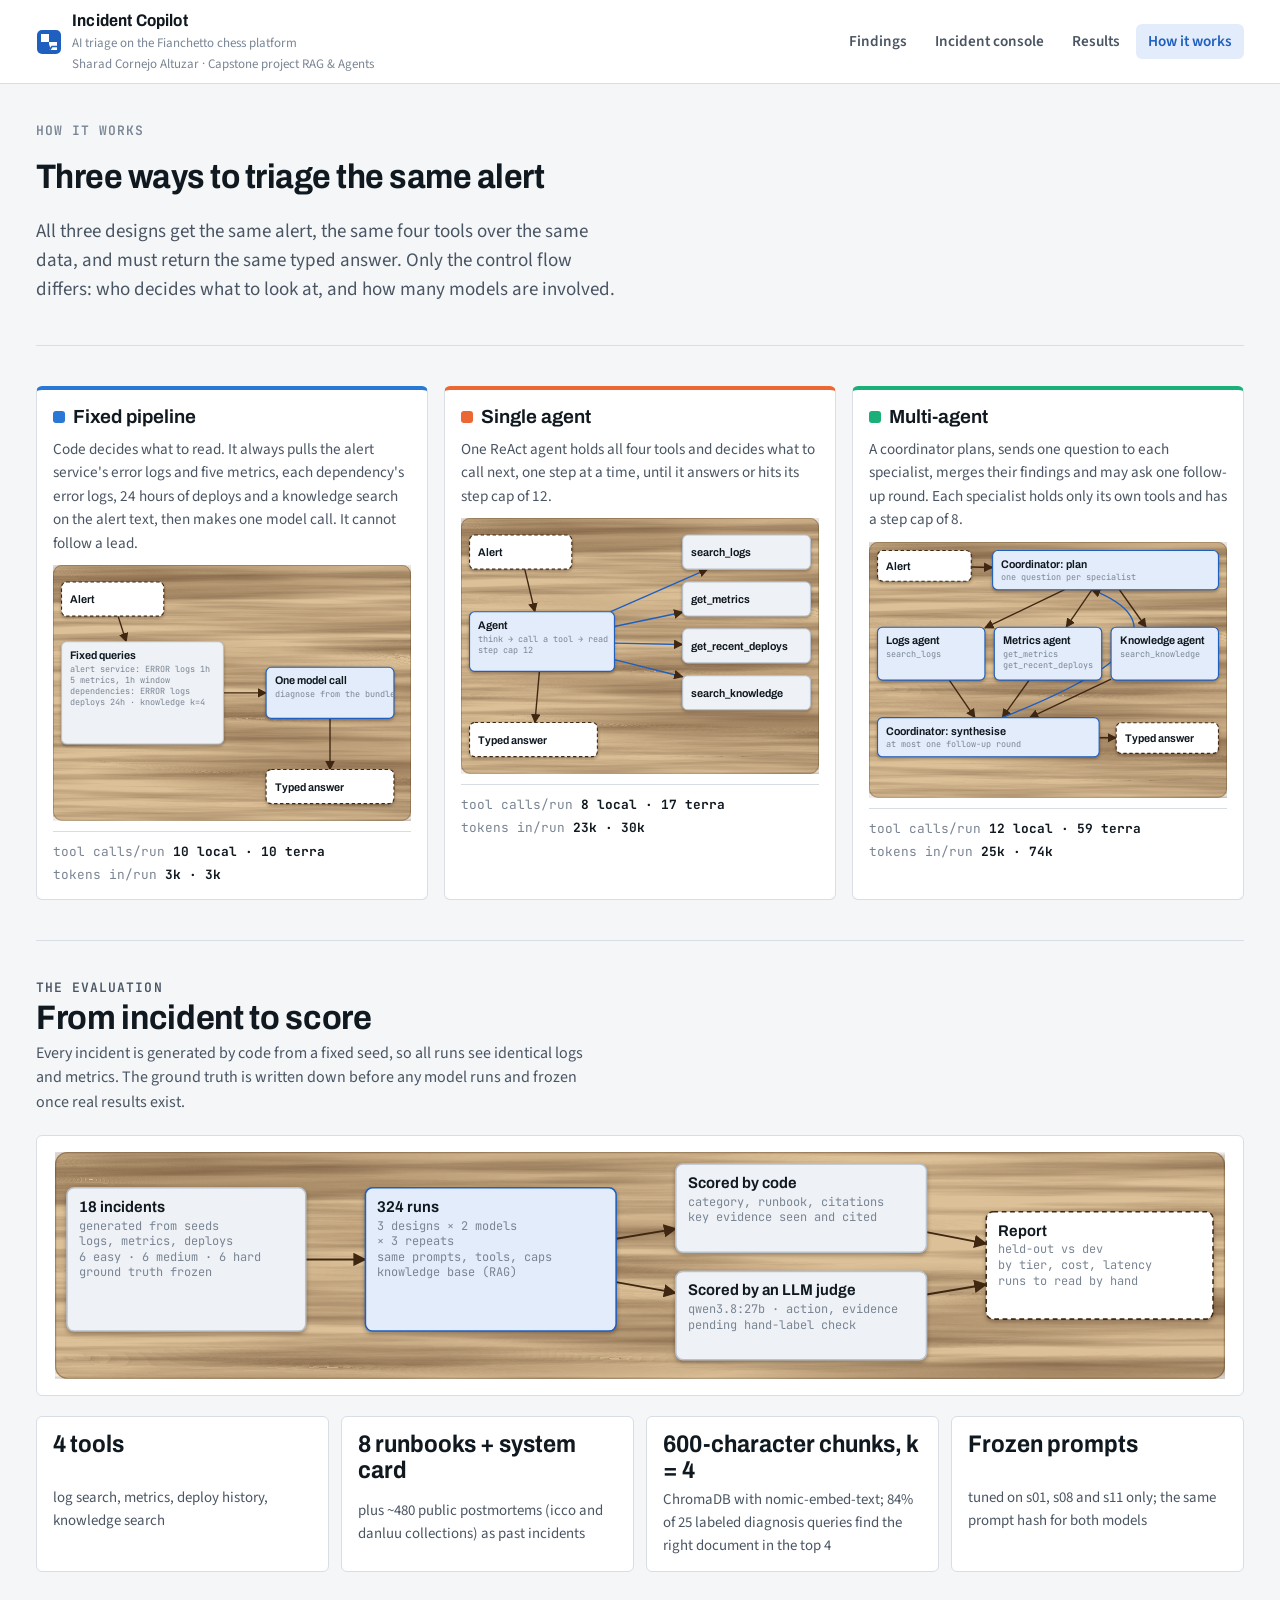
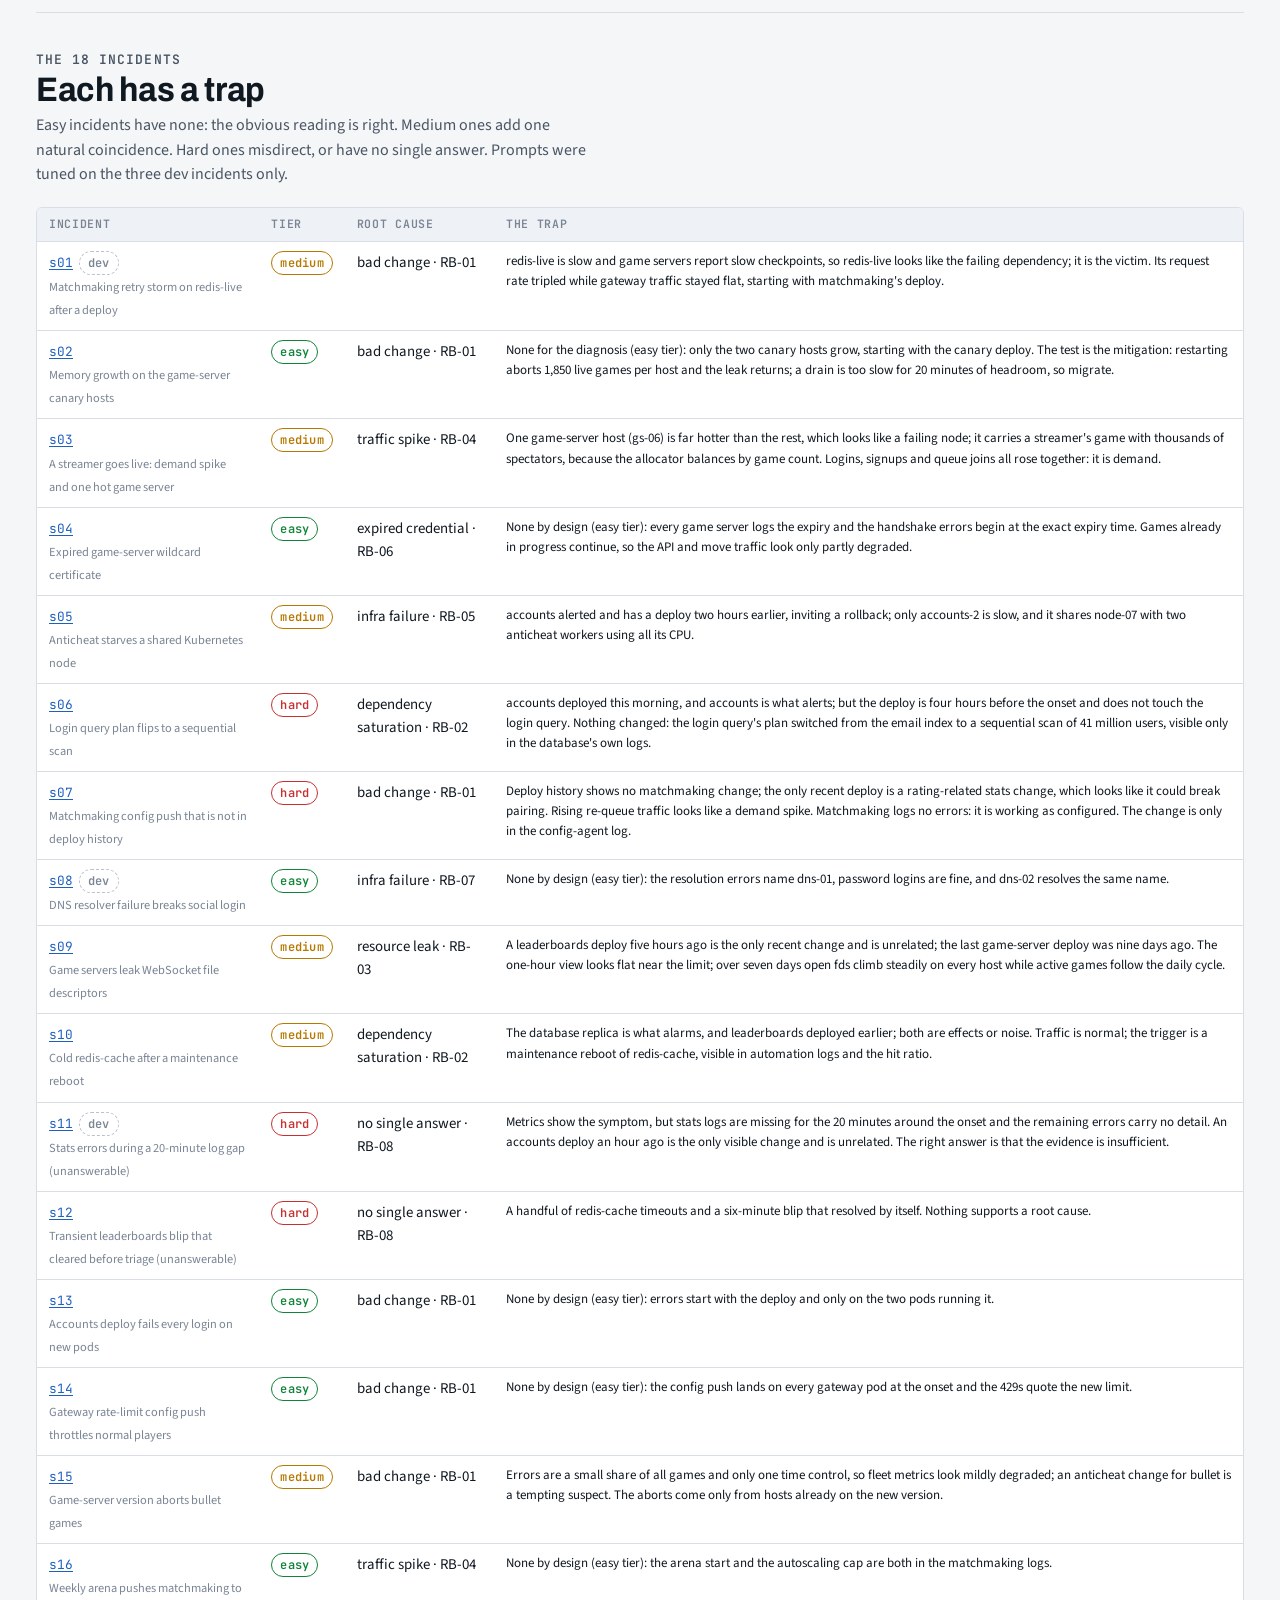
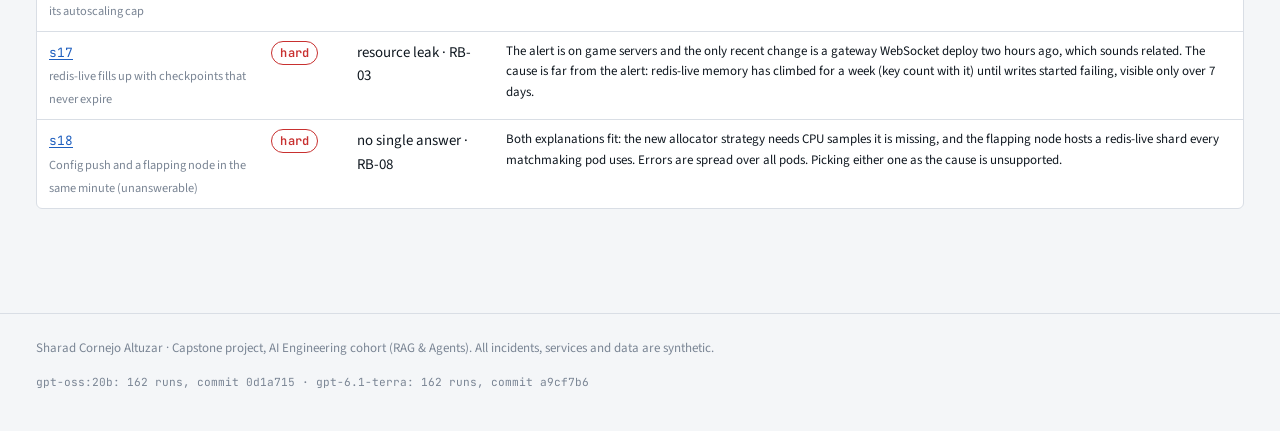
<file: site/method.html>
<!doctype html>
<html lang="en">
<head>
<meta charset="utf-8">
<meta name="viewport" content="width=device-width, initial-scale=1, viewport-fit=cover">
<title>How Incident Copilot Works</title>
<meta name="claude:viewport-fit-sides" content="cover">
<link rel="preconnect" href="https://fonts.googleapis.com">
<link rel="preconnect" href="https://fonts.gstatic.com" crossorigin>
<link rel="stylesheet" href="https://fonts.googleapis.com/css2?family=Archivo:wdth,wght@75..100,500..800&family=JetBrains+Mono:wght@400;600;700&family=Source+Sans+3:wght@400;600;700&display=swap">
<link rel="stylesheet" href="assets/style.css">
<style>
  .designs { display: grid; gap: 16px; grid-template-columns: repeat(auto-fit, minmax(min(100%, 360px), 1fr)); }
  .design { padding: 16px 16px 14px; display: grid; gap: 10px; align-content: start; border-top: 4px solid var(--ap); }
  .design h3 { display: flex; align-items: center; gap: 8px; }
  .design p { color: var(--ink-2); font-size: 0.95rem; }
  .design .stats { display: flex; gap: 4px 16px; flex-wrap: wrap; font: 400 0.8rem/1.5 var(--font-mono); color: var(--ink-3); border-top: 1px solid var(--line); padding-top: 10px; }
  .design .stats b { color: var(--ink); }
  .flow { width: 100%; height: auto; display: block; }
  .flow .fbox { fill: var(--surface); stroke: var(--line-strong); stroke-width: 1.3; filter: drop-shadow(0 2px 2px rgba(40, 20, 5, 0.35)); }
  .flow .fbox.llm { fill: var(--accent-soft); stroke: var(--accent); }
  .flow .fbox.tool { fill: var(--surface-2); stroke: var(--line-strong); }
  .flow .fbox.io { fill: var(--surface); stroke: var(--wood-ink); stroke-dasharray: 4 3; }
  .flow .ft { font: 650 13px var(--font-display); fill: var(--ink); font-stretch: 95%; }
  .flow .fs { font: 400 10px var(--font-mono); fill: var(--ink-3); }
  .flow .farrow { stroke: var(--wood-ink); stroke-width: 1.6; fill: none; }
  .flow .farrow.loop { stroke: var(--accent); }
  .flow .fl { font: 700 10px var(--font-mono); fill: var(--wood-ink); }
  .flow .ap-head { fill: var(--wood-ink); }
  .facts { display: grid; gap: 12px; grid-template-columns: repeat(auto-fit, minmax(min(100%, 260px), 1fr)); }
  .fact { padding: 14px 16px; display: grid; gap: 4px; }
  .fact b { font: 700 var(--step-2)/1.1 var(--font-display); font-stretch: 92%; }
  .fact span { color: var(--ink-2); font-size: 0.93rem; }
  .catalog td small { color: var(--ink-3); }
</style>
</head>
<body>
<main class="wrap">
  <section class="section" style="padding-top: 8px">
    <p class="eyebrow">How it works</p>
    <h1 style="font-size: var(--step-3)">Three ways to triage the same alert</h1>
    <p class="lede">All three designs get the same alert, the same four tools over the same data, and must return the same typed answer. Only the control flow differs: who decides what to look at, and how many models are involved.</p>
  </section>

  <section class="section">
    <div class="designs" id="designs"></div>
  </section>

  <section class="section">
    <div class="figure-head">
      <p class="eyebrow">The evaluation</p>
      <h2>From incident to score</h2>
      <p>Every incident is generated by code from a fixed seed, so all runs see identical logs and metrics. The ground truth is written down before any model runs and frozen once real results exist.</p>
    </div>
    <div class="panel panel-pad" style="overflow-x: auto"><div id="pipeline" style="min-width: 760px"></div></div>
    <div class="facts" id="facts"></div>
  </section>

  <section class="section">
    <div class="figure-head">
      <p class="eyebrow">The 18 incidents</p>
      <h2>Each has a trap</h2>
      <p>Easy incidents have none: the obvious reading is right. Medium ones add one natural coincidence. Hard ones misdirect, or have no single answer. Prompts were tuned on the three dev incidents only.</p>
    </div>
    <div class="table-wrap"><table class="catalog" id="catalog"></table></div>
  </section>
</main>

<script src="data/site.js"></script>
<script src="assets/app.js"></script>
<script>
(function () {
  "use strict";
  const { el, svg, AP_LABEL } = APP;
  const S = window.SITE, SUM = S.summary;
  APP.frame("method.html");

  // A small box-and-arrow renderer. boxes: {id, x, y, w, h, t, s, k}; arrows: [from, to, label, cls, bend]
  function flow(host, W, H, boxes, arrows, id) {
    const root = svg("svg", { viewBox: `0 0 ${W} ${H}`, class: "flow", role: "img" });
    root.append(svg("defs", {}, svg("marker", { id: "ah-" + id, viewBox: "0 0 10 10", refX: 9, refY: 5, markerWidth: 7, markerHeight: 7, orient: "auto-start-reverse" },
      svg("path", { d: "M0,0 L10,5 L0,10 z", class: "ap-head" }))));
    APP.wood(root, W, H, id);
    const B = Object.fromEntries(boxes.map((b) => [b.id, b]));
    const edgePt = (b, tx, ty) => { // where the line from the box centre toward (tx, ty) leaves the box
      const cx = b.x + b.w / 2, cy = b.y + b.h / 2, dx = tx - cx, dy = ty - cy;
      const s = Math.min(Math.abs((b.w / 2) / (dx || 1e-9)), Math.abs((b.h / 2) / (dy || 1e-9)));
      return [cx + dx * s, cy + dy * s];
    };
    for (const [a, b, label, cls, bend] of arrows) {
      const A = B[a], C = B[b];
      const ac = [A.x + A.w / 2, A.y + A.h / 2], cc = [C.x + C.w / 2, C.y + C.h / 2];
      const p = edgePt(A, ...cc), q = edgePt(C, ...ac);
      let d;
      if (bend) {
        const mx = (p[0] + q[0]) / 2 + bend[0], my = (p[1] + q[1]) / 2 + bend[1];
        d = `M${p[0]},${p[1]} Q${mx},${my} ${q[0]},${q[1]}`;
      } else d = `M${p[0]},${p[1]} L${q[0]},${q[1]}`;
      root.append(svg("path", { d, class: "farrow " + (cls || ""), "marker-end": `url(#ah-${id})` }));
      if (label) {
        const lx = (p[0] + q[0]) / 2 + (bend ? bend[0] / 2 : 0), ly = (p[1] + q[1]) / 2 + (bend ? bend[1] / 2 : 0);
        root.append(svg("text", { x: lx + 6, y: ly - 4, class: "fl", text: label }));
      }
    }
    for (const b of boxes) {
      root.append(svg("rect", { x: b.x, y: b.y, width: b.w, height: b.h, rx: 6, class: "fbox " + (b.k || "") }));
      root.append(svg("text", { x: b.x + 10, y: b.y + (b.s ? 20 : b.h / 2 + 5), class: "ft", text: b.t }));
      (b.s || "").split("\n").forEach((line, i) => line && root.append(svg("text", { x: b.x + 10, y: b.y + 35 + i * 13, class: "fs", text: line })));
    }
    host.append(root);
  }

  const T = SUM.terra, L = SUM.local;
  const designs = [
    { a: "fixed", p: "Code decides what to read. It always pulls the alert service's error logs and five metrics, each dependency's error logs, 24 hours of deploys and a knowledge search on the alert text, then makes one model call. It cannot follow a lead.",
      draw: (h) => flow(h, 420, 300, [
        { id: "al", x: 10, y: 20, w: 120, h: 40, t: "Alert", k: "io" },
        { id: "q", x: 10, y: 90, w: 190, h: 120, t: "Fixed queries", s: "alert service: ERROR logs 1h\n5 metrics, 1h window\ndependencies: ERROR logs\ndeploys 24h · knowledge k=4", k: "tool" },
        { id: "m", x: 250, y: 120, w: 150, h: 60, t: "One model call", s: "diagnose from the bundle", k: "llm" },
        { id: "r", x: 250, y: 240, w: 150, h: 40, t: "Typed answer", k: "io" }],
        [["al", "q"], ["q", "m"], ["m", "r"]], "fx") },
    { a: "single", p: "One ReAct agent holds all four tools and decides what to call next, one step at a time, until it answers or hits its step cap of 12.",
      draw: (h) => flow(h, 420, 300, [
        { id: "al", x: 10, y: 20, w: 120, h: 40, t: "Alert", k: "io" },
        { id: "ag", x: 10, y: 110, w: 170, h: 70, t: "Agent", s: "think → call a tool → read\nstep cap 12", k: "llm" },
        { id: "t1", x: 260, y: 20, w: 150, h: 40, t: "search_logs", k: "tool" },
        { id: "t2", x: 260, y: 75, w: 150, h: 40, t: "get_metrics", k: "tool" },
        { id: "t3", x: 260, y: 130, w: 150, h: 40, t: "get_recent_deploys", k: "tool" },
        { id: "t4", x: 260, y: 185, w: 150, h: 40, t: "search_knowledge", k: "tool" },
        { id: "r", x: 10, y: 240, w: 150, h: 40, t: "Typed answer", k: "io" }],
        [["al", "ag"], ["ag", "t1", "", "loop"], ["ag", "t2", "", "loop"], ["ag", "t3", "", "loop"], ["ag", "t4", "", "loop"], ["ag", "r"]], "sg") },
    { a: "multi", p: "A coordinator plans, sends one question to each specialist, merges their findings and may ask one follow-up round. Each specialist holds only its own tools and has a step cap of 8.",
      draw: (h) => flow(h, 420, 300, [
        { id: "al", x: 10, y: 10, w: 110, h: 36, t: "Alert", k: "io" },
        { id: "c1", x: 145, y: 10, w: 265, h: 46, t: "Coordinator: plan", s: "one question per specialist", k: "llm" },
        { id: "w1", x: 10, y: 100, w: 126, h: 62, t: "Logs agent", s: "search_logs", k: "llm" },
        { id: "w2", x: 147, y: 100, w: 126, h: 62, t: "Metrics agent", s: "get_metrics\nget_recent_deploys", k: "llm" },
        { id: "w3", x: 284, y: 100, w: 126, h: 62, t: "Knowledge agent", s: "search_knowledge", k: "llm" },
        { id: "c2", x: 10, y: 206, w: 260, h: 46, t: "Coordinator: synthesise", s: "at most one follow-up round", k: "llm" },
        { id: "r", x: 290, y: 212, w: 120, h: 36, t: "Typed answer", k: "io" }],
        [["al", "c1"], ["c1", "w1"], ["c1", "w2"], ["c1", "w3"], ["w1", "c2"], ["w2", "c2"], ["w3", "c2"], ["c2", "r"], ["c2", "c1", "follow-up", "loop", [190, -20]]], "mt") },
  ];
  document.getElementById("designs").replaceChildren(...designs.map((d) => {
    const card = el("article", { class: "panel design ap-" + d.a }, el("h3", {}, el("i", { class: "ap-swatch" }), AP_LABEL[d.a]), el("p", { text: d.p }));
    const fig = el("div");
    card.append(fig);
    d.draw(fig);
    card.append(el("div", { class: "stats" },
      el("span", {}, "tool calls/run ", el("b", { text: `${L[d.a].tools.toFixed(0)} local · ${T[d.a].tools.toFixed(0)} terra` })),
      el("span", {}, "tokens in/run ", el("b", { text: `${(L[d.a].tok_in / 1000).toFixed(0)}k · ${(T[d.a].tok_in / 1000).toFixed(0)}k` }))));
    return card;
  }));

  flow(document.getElementById("pipeline"), 980, 190, [
    { id: "sc", x: 10, y: 30, w: 200, h: 120, t: "18 incidents", s: "generated from seeds\nlogs, metrics, deploys\n6 easy · 6 medium · 6 hard\nground truth frozen", k: "tool" },
    { id: "ru", x: 260, y: 30, w: 210, h: 120, t: "324 runs", s: "3 designs × 2 models\n× 3 repeats\nsame prompts, tools, caps\nknowledge base (RAG)", k: "llm" },
    { id: "sk", x: 520, y: 10, w: 210, h: 74, t: "Scored by code", s: "category, runbook, citations\nkey evidence seen and cited", k: "tool" },
    { id: "jd", x: 520, y: 100, w: 210, h: 74, t: "Scored by an LLM judge", s: "qwen3.8:27b · action, evidence\npending hand-label check", k: "tool" },
    { id: "rp", x: 780, y: 50, w: 190, h: 90, t: "Report", s: "held-out vs dev\nby tier, cost, latency\nruns to read by hand", k: "io" }],
    [["sc", "ru"], ["ru", "sk"], ["ru", "jd"], ["sk", "rp"], ["jd", "rp"]], "pl");

  document.getElementById("facts").replaceChildren(...[
    ["4 tools", "log search, metrics, deploy history, knowledge search"],
    ["8 runbooks + system card", "plus ~480 public postmortems (icco and danluu collections) as past incidents"],
    ["600-character chunks, k = 4", "ChromaDB with nomic-embed-text; 84% of 25 labeled diagnosis queries find the right document in the top 4"],
    ["Frozen prompts", "tuned on s01, s08 and s11 only; the same prompt hash for both models"],
  ].map(([b, s]) => el("div", { class: "panel fact" }, el("b", { text: b }), el("span", { text: s }))));

  const CAT = { bad_change: "bad change", dependency_saturation: "dependency saturation", resource_leak: "resource leak", traffic_spike: "traffic spike",
    expired_credential: "expired credential", infra_failure: "infra failure", insufficient_evidence: "no single answer" };
  const cat = document.getElementById("catalog");
  cat.append(el("thead", {}, el("tr", {}, ["incident", "tier", "root cause", "the trap"].map((t) => el("th", { text: t })))));
  cat.append(el("tbody", {}, Object.keys(S.scenarios).sort().map((id) => {
    const s = S.scenarios[id];
    return el("tr", {},
      el("td", {}, el("a", { class: "mono", href: APP.consoleLink(id, "terra", "single", 0), text: id }), s.dev ? el("span", { class: "chip dev", style: "margin-left: 6px", text: "dev" }) : null, el("br"), el("small", { text: s.title })),
      el("td", {}, el("span", { class: "chip " + s.difficulty, text: s.difficulty })),
      el("td", { text: `${CAT[s.truth.category]} · ${s.truth.runbook}` }),
      el("td", { class: "small", text: s.trap }));
  })));
})();
</script>
</body>
</html>
</file>
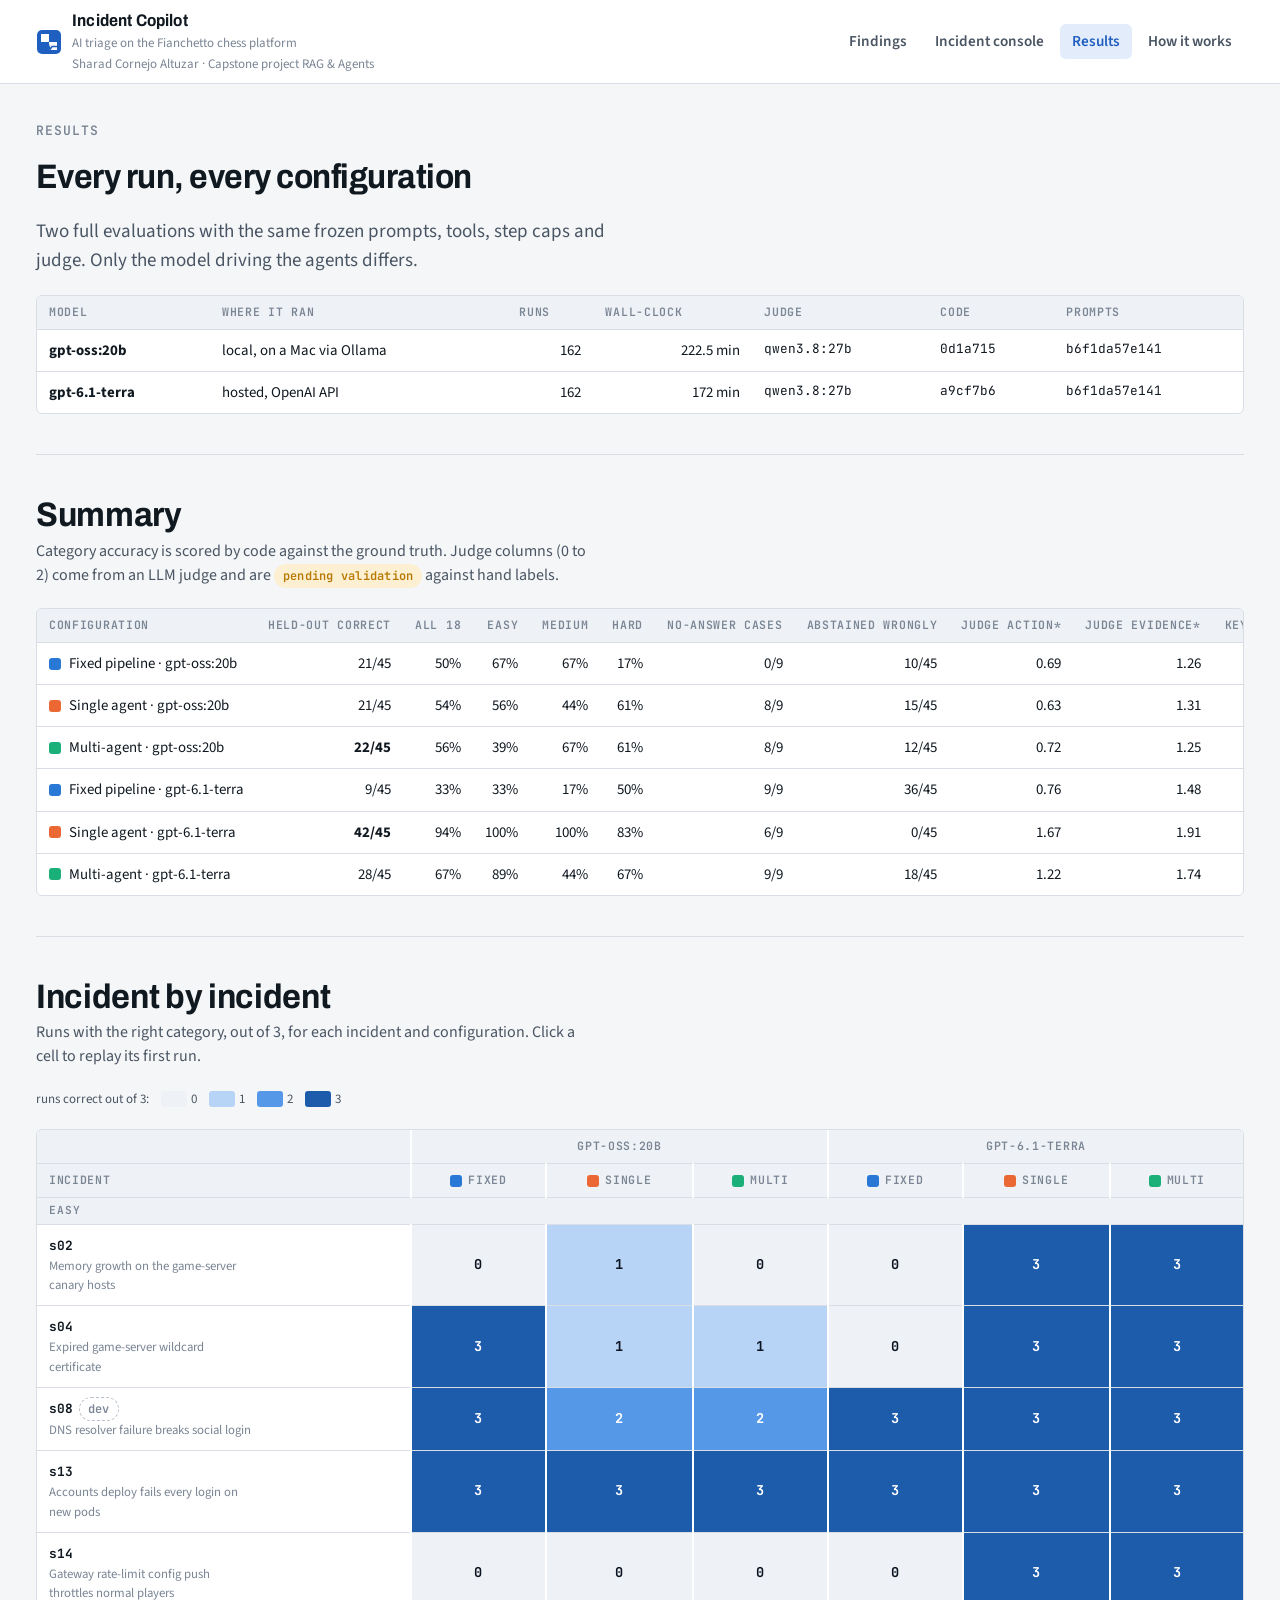
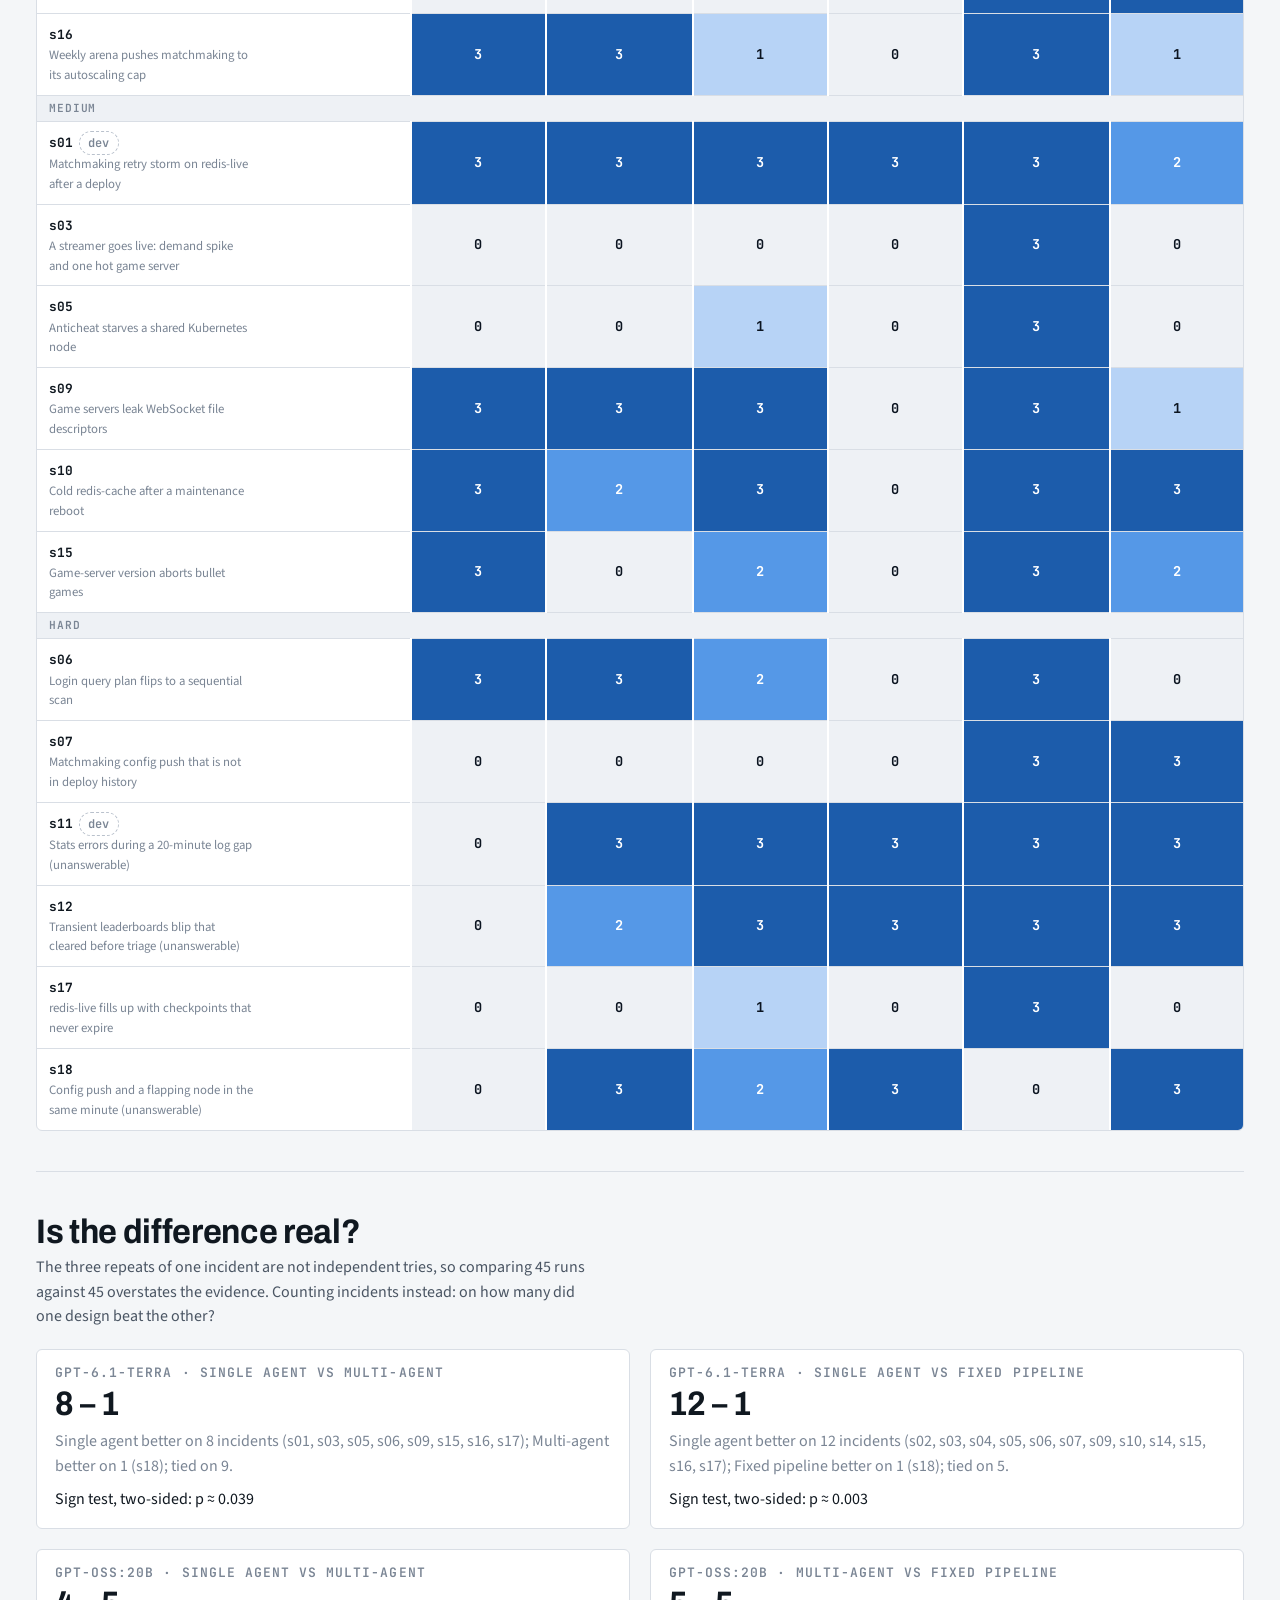
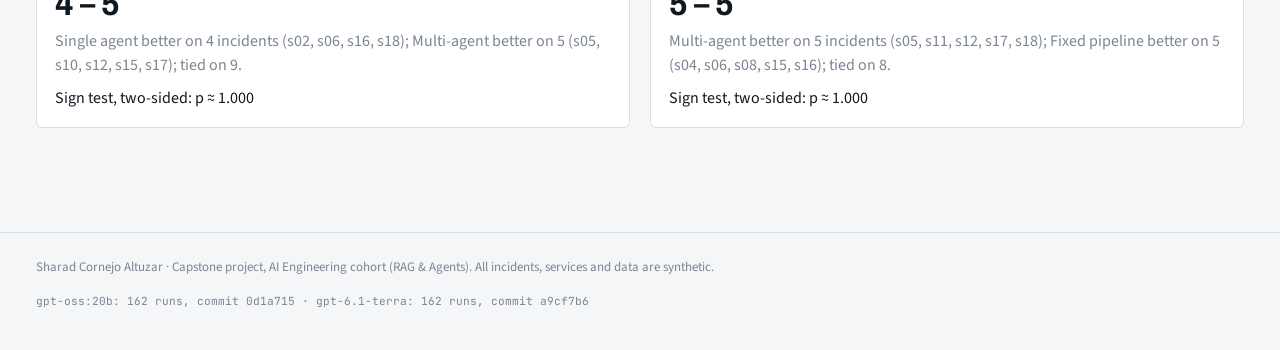
<file: site/results.html>
<!doctype html>
<html lang="en">
<head>
<meta charset="utf-8">
<meta name="viewport" content="width=device-width, initial-scale=1, viewport-fit=cover">
<title>Incident Copilot Results</title>
<meta name="claude:viewport-fit-sides" content="cover">
<link rel="preconnect" href="https://fonts.googleapis.com">
<link rel="preconnect" href="https://fonts.gstatic.com" crossorigin>
<link rel="stylesheet" href="https://fonts.googleapis.com/css2?family=Archivo:wdth,wght@75..100,500..800&family=JetBrains+Mono:wght@400;600;700&family=Source+Sans+3:wght@400;600;700&display=swap">
<link rel="stylesheet" href="assets/style.css">
<style>
  :root { --h0: #eef1f5; --h1: #b7d3f6; --h2: #5598e7; --h3: #1c5cab; --h-ink: #0b1420; --h-ink-strong: #ffffff; }
  @media (prefers-color-scheme: dark) { :root:not([data-theme="light"]) { --h0: #1b242e; --h1: #184f95; --h2: #3987e5; --h3: #86b6ef; --h-ink: #e8edf2; --h-ink-strong: #0b1420; } }
  :root[data-theme="dark"] { --h0: #1b242e; --h1: #184f95; --h2: #3987e5; --h3: #86b6ef; --h-ink: #e8edf2; --h-ink-strong: #0b1420; }
  .heat td.cell { padding: 0; text-align: center; vertical-align: middle; }
  .heat td.cell a { display: block; padding: 8px 0; font: 700 0.85rem/1 var(--font-mono); text-decoration: none; color: var(--h-ink); }
  .heat td.c0 { background: var(--h0); } .heat td.c1 { background: var(--h1); }
  .heat td.c2 { background: var(--h2); } .heat td.c2 a, .heat td.c3 a { color: var(--h-ink-strong); }
  .heat td.c3 { background: var(--h3); }
  .heat td.cell { border-left: 2px solid var(--surface); }
  .heat td.cell a:hover { outline: 2px solid var(--accent); outline-offset: -2px; }
  .heat th.grp { text-align: center; border-left: 2px solid var(--surface); }
  .heat .tier td { background: var(--surface-2); font: 600 0.7rem/1 var(--font-mono); letter-spacing: 0.08em; text-transform: uppercase; color: var(--ink-3); padding-block: 7px; }
  .heat td.scn { white-space: nowrap; }
  .heat td.scn small { color: var(--ink-3); display: block; font-size: 0.8rem; white-space: normal; max-width: 34ch; }
  .heat-key { display: flex; gap: 4px; align-items: center; font-size: var(--step--1); color: var(--ink-2); flex-wrap: wrap; }
  .heat-key i { width: 26px; height: 16px; display: inline-block; border-radius: 3px; }
  .big-table td:first-child { white-space: nowrap; }
  .big-table td:first-child .row { flex-wrap: nowrap; }
  .sign { padding: 16px 18px; display: grid; gap: 8px; }
  .sign .big { font: 700 var(--step-3)/1 var(--font-display); font-stretch: 90%; }
  .best { font-weight: 700; color: var(--ink); }
</style>
</head>
<body>
<main class="wrap">
  <section class="section" style="padding-top: 8px">
    <p class="eyebrow">Results</p>
    <h1 style="font-size: var(--step-3)">Every run, every configuration</h1>
    <p class="lede">Two full evaluations with the same frozen prompts, tools, step caps and judge. Only the model driving the agents differs.</p>
    <div class="table-wrap"><table id="meta"></table></div>
  </section>

  <section class="section">
    <div class="figure-head">
      <h2>Summary</h2>
      <p>Category accuracy is scored by code against the ground truth. Judge columns (0 to 2) come from an LLM judge and are <span class="chip pending">pending validation</span> against hand labels.</p>
    </div>
    <div class="table-wrap"><table class="big-table" id="summary"></table></div>
  </section>

  <section class="section">
    <div class="figure-head">
      <h2>Incident by incident</h2>
      <p>Runs with the right category, out of 3, for each incident and configuration. Click a cell to replay its first run.</p>
    </div>
    <div class="heat-key" id="heat-key"></div>
    <div class="table-wrap"><table class="heat" id="heat"></table></div>
  </section>

  <section class="section">
    <div class="figure-head">
      <h2>Is the difference real?</h2>
      <p>The three repeats of one incident are not independent tries, so comparing 45 runs against 45 overstates the evidence. Counting incidents instead: on how many did one design beat the other?</p>
    </div>
    <div class="grid-2" id="sign"></div>
  </section>
</main>

<script src="data/site.js"></script>
<script src="data/runs_local.js"></script>
<script src="data/runs_terra.js"></script>
<script src="assets/app.js"></script>
<script>
(function () {
  "use strict";
  const { el, AP_LABEL, pct, money } = APP;
  const S = window.SITE, SUM = S.summary;
  APP.frame("results.html");

  document.getElementById("meta").append(
    el("thead", {}, el("tr", {}, ["model", "where it ran", "runs", "wall-clock", "judge", "code", "prompts"].map((t) => el("th", { text: t })))),
    el("tbody", {}, S.models.map((m) => el("tr", {}, el("td", {}, el("b", { text: m.label })), el("td", { text: m.where }), el("td", { class: "n", text: m.runs }),
      el("td", { class: "n", text: m.wall_clock_min + " min" }), el("td", { class: "mono", text: m.judge }), el("td", { class: "mono", text: m.commit }), el("td", { class: "mono", text: m.prompts })))));

  // summary table
  const cols = [
    ["held-out correct", (x) => `${x.held_correct}/${x.held_n}`, (x) => x.held_correct / x.held_n],
    ["all 18", (x) => pct(x.correct, x.n)],
    ["easy", (x) => pct(x.tiers.easy.correct, x.tiers.easy.n)],
    ["medium", (x) => pct(x.tiers.medium.correct, x.tiers.medium.n)],
    ["hard", (x) => pct(x.tiers.hard.correct, x.tiers.hard.n)],
    ["no-answer cases", (x) => `${x.abstain_cases.correct}/${x.abstain_cases.n}`],
    ["abstained wrongly", (x) => `${x.false_abstain}/${x.nonab_n}`],
    ["judge action*", (x) => x.judge_action?.toFixed(2) ?? "n/a"],
    ["judge evidence*", (x) => x.judge_evidence?.toFixed(2) ?? "n/a"],
    ["key evidence cited", (x) => Math.round(x.key_cited * 100) + "%"],
    ["citations valid", (x) => (x.cite_valid == null ? "n/a" : Math.round(x.cite_valid * 100) + "%")],
    ["knowledge base used", (x) => `${x.knowledge_runs}/${x.n}`],
    ["tool calls", (x) => x.tools.toFixed(1)],
    ["tokens in / out", (x) => `${x.tok_in.toLocaleString()} / ${x.tok_out.toLocaleString()}`],
    ["cost / run", (x) => money(x.cost_per_run)],
    ["agent time", (x) => x.latency.toFixed(1) + " s"],
  ];
  const sumT = document.getElementById("summary");
  sumT.append(el("thead", {}, el("tr", {}, el("th", { text: "configuration" }), cols.map(([t]) => el("th", { class: "n", text: t })))));
  const tb = el("tbody");
  for (const m of S.models) {
    const best = Math.max(...S.approaches.map((a) => cols[0][2](SUM[m.key][a])));
    for (const a of S.approaches) {
      const x = SUM[m.key][a];
      tb.append(el("tr", {}, el("td", {}, el("span", { class: "row", style: "gap: 8px" }, el("i", { class: "ap-swatch ap-" + a }), `${AP_LABEL[a]} · ${m.label}`)),
        cols.map(([, f, v], i) => el("td", { class: "n" + (i === 0 && v(x) === best ? " best" : ""), text: f(x) }))));
    }
  }
  sumT.append(tb);

  // heatmap
  const configs = [];
  for (const m of S.models) for (const a of S.approaches) configs.push([m, a]);
  document.getElementById("heat-key").append("runs correct out of 3:", ...[0, 1, 2, 3].map((v) => el("span", { class: "row", style: "gap: 4px; margin-left: 8px" }, el("i", { style: `background: var(--h${v})` }), String(v))));
  const H = document.getElementById("heat");
  H.append(el("thead", {},
    el("tr", {}, el("th", { text: "" }), S.models.map((m) => el("th", { class: "grp", colspan: 3, text: m.label }))),
    el("tr", {}, el("th", { text: "incident" }), configs.map(([, a]) => el("th", { class: "grp" }, el("span", { class: "row", style: "gap: 6px; justify-content: center" }, el("i", { class: "ap-swatch ap-" + a }), APP.AP_SHORT[a]))))));
  const hb = el("tbody");
  for (const t of ["easy", "medium", "hard"]) {
    hb.append(el("tr", { class: "tier" }, el("td", { colspan: 7, text: t })));
    for (const id of Object.keys(S.scenarios).sort().filter((x) => S.scenarios[x].difficulty === t)) {
      const sc = S.scenarios[id];
      hb.append(el("tr", {},
        el("td", { class: "scn" }, el("b", { class: "mono", text: id }), sc.dev ? el("span", { class: "chip dev", style: "margin-left: 6px", text: "dev" }) : null, el("small", { text: sc.title })),
        configs.map(([m, a]) => {
          const v = SUM[m.key][a].per_scenario[id];
          return el("td", { class: "cell c" + v }, el("a", { href: APP.consoleLink(id, m.key, a, 0), "aria-label": `${id} ${m.label} ${a}: ${v} of 3 correct`,
            onmousemove: (e) => APP.tip(e, `<b>${id} · ${AP_LABEL[a]} · ${m.label}</b><br>${v} of 3 runs correct<br>${APP.esc(sc.title)}`), onmouseleave: APP.untip }, String(v)));
        })));
    }
  }
  H.append(hb);

  // incident-level comparison with a two-sided sign test
  function binom2(k, n) {
    const c = (n, r) => { let x = 1; for (let i = 1; i <= r; i++) x = (x * (n - r + i)) / i; return x; };
    let p = 0;
    for (let i = 0; i <= Math.min(k, n - k); i++) p += c(n, i);
    return Math.min(1, (2 * p) / Math.pow(2, n));
  }
  const host = document.getElementById("sign");
  const ids = Object.keys(S.scenarios).sort();
  for (const [m, a, b] of [["terra", "single", "multi"], ["terra", "single", "fixed"], ["local", "single", "multi"], ["local", "multi", "fixed"]]) {
    for (const heldOnly of [false]) {
      const xs = ids.filter((id) => !heldOnly || !S.scenarios[id].dev);
      const A = xs.filter((id) => SUM[m][a].per_scenario[id] > SUM[m][b].per_scenario[id]);
      const B = xs.filter((id) => SUM[m][a].per_scenario[id] < SUM[m][b].per_scenario[id]);
      const p = binom2(B.length, A.length + B.length);
      host.append(el("div", { class: "panel sign" },
        el("p", { class: "eyebrow", text: `${APP.model(m).label} · ${AP_LABEL[a]} vs ${AP_LABEL[b]}` }),
        el("div", { class: "big", text: `${A.length} – ${B.length}` }),
        el("p", { class: "muted", text: `${AP_LABEL[a]} better on ${A.length} incidents${A.length ? " (" + A.join(", ") + ")" : ""}; ${AP_LABEL[b]} better on ${B.length}${B.length ? " (" + B.join(", ") + ")" : ""}; tied on ${xs.length - A.length - B.length}.` }),
        el("p", { text: A.length + B.length ? `Sign test, two-sided: p ≈ ${p < 0.001 ? p.toExponential(1) : p.toFixed(3)}` : "No incident differs." })));
    }
  }
})();
</script>
</body>
</html>
</file>
<file: site/assets/style.css>
/* Layout concept: an operations console for a chess platform. A quiet slate surface, the architecture as the
   centre of the console, state shown as badges (broke / blamed / looked at), data in mono with real IDs. */
:root {
  color-scheme: light;
  /* surfaces and ink: slate with a slight blue bias */
  --bg: #f4f6f8;
  --surface: #ffffff;
  --surface-2: #eef1f5;
  --line: #d9dee5;
  --line-strong: #b9c1cc;
  --ink: #101820;
  --ink-2: #4a5563;
  --ink-3: #7a8594;
  /* accent: the console's signal colour */
  --accent: #1f5fbf;
  --accent-soft: #e3ecfa;
  /* states (semantic; always paired with a label) */
  --broke: #c8302f;
  --broke-soft: #fbe4e3;
  --blamed: #b77800;
  --blamed-soft: #fdf0d2;
  --right: #11843a;
  --right-soft: #dcf2e3;
  --looked: #2a78d6;
  --looked-soft: rgba(42, 120, 214, 0.16);
  --gap: #6c7480;
  /* approaches: categorical slots 1-3 in fixed order */
  --fixed: #2a78d6;
  --single: #eb6834;
  --multi: #1baf7a;
  /* chart chrome */
  --grid: #e3e7ec;
  --axis: #b9c1cc;
  --shadow: 0 1px 2px rgba(16, 24, 32, 0.06), 0 4px 16px rgba(16, 24, 32, 0.05);

  /* the board: maple in light mode */
  --wood: #dcc097;
  --wood-grain: 0.38;
  --wood-band: rgba(70, 40, 15, 0.13);
  --wood-ink: #3f2711;
  --wood-line: rgba(74, 44, 18, 0.55);
  --wood-edge: rgba(74, 44, 18, 0.35);
  --piece: #2a1a0e;
  --piece-shine: rgba(255, 236, 205, 0.35);

  --font-display: "Archivo", "Helvetica Neue", Arial, sans-serif;
  --font-body: "Source Sans 3", "Segoe UI", system-ui, sans-serif;
  --font-mono: "JetBrains Mono", ui-monospace, "SF Mono", Menlo, monospace;

  --step--1: 0.8125rem;
  --step-0: 1rem;
  --step-1: 1.1875rem;
  --step-2: 1.5rem;
  --step-3: 2.125rem;
  --step-4: clamp(2.25rem, 4.5vw, 3.375rem);
  --radius: 6px;
}
@media (prefers-color-scheme: dark) {
  :root:not([data-theme="light"]) {
    color-scheme: dark;
    --bg: #0e1319;
    --surface: #151c24;
    --surface-2: #1b242e;
    --line: #273340;
    --line-strong: #3a4757;
    --ink: #e8edf2;
    --ink-2: #aab5c2;
    --ink-3: #7d8896;
    --accent: #6ea3ee;
    --accent-soft: #1a2c45;
    --broke: #ef6b67;
    --broke-soft: #3a1c1d;
    --blamed: #f0b232;
    --blamed-soft: #3a2d10;
    --right: #3cc56b;
    --right-soft: #12311d;
    --looked: #4b95ee;
    --looked-soft: rgba(75, 149, 238, 0.22);
    --gap: #8b939e;
    --fixed: #3987e5;
    --single: #d95926;
    --multi: #199e70;
    --grid: #222c37;
    --axis: #3a4757;
    --shadow: 0 1px 2px rgba(0, 0, 0, 0.4);
    --wood: #4a3322;
    --wood-grain: 0.95;
    --wood-band: rgba(0, 0, 0, 0.24);
    --wood-ink: #e2c9a3;
    --wood-line: rgba(236, 210, 170, 0.42);
    --wood-edge: rgba(0, 0, 0, 0.5);
    --piece: #f0e2c8;
    --piece-shine: rgba(255, 255, 255, 0.55);
  }
}
:root[data-theme="dark"] {
  color-scheme: dark;
  --bg: #0e1319;
  --surface: #151c24;
  --surface-2: #1b242e;
  --line: #273340;
  --line-strong: #3a4757;
  --ink: #e8edf2;
  --ink-2: #aab5c2;
  --ink-3: #7d8896;
  --accent: #6ea3ee;
  --accent-soft: #1a2c45;
  --broke: #ef6b67;
  --broke-soft: #3a1c1d;
  --blamed: #f0b232;
  --blamed-soft: #3a2d10;
  --right: #3cc56b;
  --right-soft: #12311d;
  --looked: #4b95ee;
  --looked-soft: rgba(75, 149, 238, 0.22);
  --gap: #8b939e;
  --fixed: #3987e5;
  --single: #d95926;
  --multi: #199e70;
  --grid: #222c37;
  --axis: #3a4757;
  --shadow: 0 1px 2px rgba(0, 0, 0, 0.4);
  --wood: #4a3322;
  --wood-grain: 0.95;
  --wood-band: rgba(0, 0, 0, 0.24);
  --wood-ink: #e2c9a3;
  --wood-line: rgba(236, 210, 170, 0.42);
  --wood-edge: rgba(0, 0, 0, 0.5);
  --piece: #f0e2c8;
  --piece-shine: rgba(255, 255, 255, 0.55);
}

* { box-sizing: border-box; }
html { -webkit-text-size-adjust: 100%; }
body {
  margin: 0;
  background: var(--bg);
  color: var(--ink);
  font: 400 var(--step-0)/1.55 var(--font-body);
}
a { color: var(--accent); text-underline-offset: 2px; }
a:focus-visible, button:focus-visible, select:focus-visible, [tabindex]:focus-visible {
  outline: 2px solid var(--accent); outline-offset: 2px; border-radius: 3px;
}
h1, h2, h3 { font-family: var(--font-display); text-wrap: balance; margin: 0; line-height: 1.15; }
h1 { font-size: var(--step-4); font-weight: 700; letter-spacing: -0.015em; font-stretch: 92%; }
h2 { font-size: var(--step-3); font-weight: 700; letter-spacing: -0.01em; font-stretch: 94%; }
h3 { font-size: var(--step-1); font-weight: 650; }
p { margin: 0; }
code, .mono { font-family: var(--font-mono); font-size: 0.86em; }
.num { font-variant-numeric: tabular-nums; }

/* ---------- frame ---------- */
body::before {
  content: ""; position: fixed; inset: 0 0 auto; height: env(safe-area-inset-top, 0px); z-index: 20; background: var(--surface);
}
.topbar {
  position: sticky; top: env(safe-area-inset-top, 0px); z-index: 15;
  background: var(--surface); border-bottom: 1px solid var(--line);
}
.topbar-inner, .wrap {
  max-width: 1240px; margin: 0 auto;
  padding-left: max(16px, env(safe-area-inset-left, 0px));
  padding-right: max(16px, env(safe-area-inset-right, 0px));
}
.topbar-inner { display: flex; align-items: center; gap: 24px; flex-wrap: wrap; padding-block: 10px; }
.brand { display: flex; align-items: center; gap: 10px; color: var(--ink); text-decoration: none; }
.brand-mark { width: 26px; height: 26px; flex: none; }
.brand-name { font-family: var(--font-display); font-weight: 700; font-stretch: 90%; font-size: 1.05rem; letter-spacing: 0.01em; }
.brand-sub { color: var(--ink-3); font-size: var(--step--1); }
.brand > span { line-height: 1.3; }
.nav { display: flex; gap: 4px; flex-wrap: wrap; margin-left: auto; }
.nav a {
  color: var(--ink-2); text-decoration: none; padding: 6px 12px; border-radius: var(--radius); font-weight: 600; font-size: 0.95rem;
}
.nav a:hover { background: var(--surface-2); color: var(--ink); }
.nav a[aria-current="page"] { background: var(--accent-soft); color: var(--accent); }

main { padding-block: 32px 64px; }
.section { padding-block: 40px; display: grid; grid-template-columns: minmax(0, 1fr); gap: 20px; }
.section + .section { border-top: 1px solid var(--line); }
.eyebrow {
  font: 600 var(--step--1)/1 var(--font-mono); letter-spacing: 0.08em; text-transform: uppercase; color: var(--ink-3);
}
.lede { font-size: var(--step-1); color: var(--ink-2); max-width: 65ch; }
.prose { max-width: 68ch; display: grid; gap: 12px; color: var(--ink-2); }
.prose strong { color: var(--ink); }
.muted { color: var(--ink-3); }
.small { font-size: var(--step--1); }
footer { border-top: 1px solid var(--line); padding-block: 24px 40px; color: var(--ink-3); font-size: var(--step--1); }
footer .wrap { display: flex; gap: 16px; flex-wrap: wrap; justify-content: space-between; }

/* ---------- shared pieces ---------- */
.panel { background: var(--surface); border: 1px solid var(--line); border-radius: var(--radius); }
.panel-pad { padding: 16px 18px; }
.btn {
  display: inline-flex; align-items: center; gap: 8px; padding: 9px 16px; border-radius: var(--radius);
  font: 600 0.95rem/1 var(--font-body); text-decoration: none; border: 1px solid var(--line-strong);
  background: var(--surface); color: var(--ink); cursor: pointer;
}
.btn:hover { border-color: var(--ink-3); }
.btn-primary { background: var(--accent); border-color: var(--accent); color: #fff; }
.btn-primary:hover { filter: brightness(1.08); border-color: var(--accent); }
:root[data-theme="dark"] .btn-primary { color: #0b1420; }
@media (prefers-color-scheme: dark) { :root:not([data-theme="light"]) .btn-primary { color: #0b1420; } }
.row { display: flex; gap: 12px; flex-wrap: wrap; align-items: center; }

.chip {
  display: inline-flex; align-items: center; gap: 5px; padding: 2px 8px; border-radius: 999px;
  font: 600 0.75rem/1.5 var(--font-mono); letter-spacing: 0.02em; border: 1px solid var(--line-strong); color: var(--ink-2);
  white-space: nowrap;
}
.chip.easy { color: var(--right); border-color: currentColor; }
.chip.medium { color: var(--blamed); border-color: currentColor; }
.chip.hard { color: var(--broke); border-color: currentColor; }
.chip.dev { color: var(--ink-3); border-style: dashed; }
.chip.ok { color: var(--right); background: var(--right-soft); border-color: transparent; }
.chip.bad { color: var(--broke); background: var(--broke-soft); border-color: transparent; }
.chip.pending { color: var(--blamed); background: var(--blamed-soft); border-color: transparent; }
.dot { width: 10px; height: 10px; border-radius: 50%; display: inline-block; flex: none; }
.ap-fixed { --ap: var(--fixed); }
.ap-single { --ap: var(--single); }
.ap-multi { --ap: var(--multi); }
.ap-swatch { width: 12px; height: 12px; border-radius: 3px; background: var(--ap); display: inline-block; flex: none; }

/* segmented control */
.seg { display: inline-flex; border: 1px solid var(--line-strong); border-radius: var(--radius); overflow: hidden; background: var(--surface); }
.seg button {
  border: 0; background: transparent; color: var(--ink-2); font: 600 0.9rem/1 var(--font-body); padding: 8px 12px; cursor: pointer;
  display: inline-flex; align-items: center; gap: 6px;
}
.seg button + button { border-left: 1px solid var(--line); }
.seg button[aria-pressed="true"] { background: var(--accent-soft); color: var(--accent); }
.seg button:hover:not([aria-pressed="true"]) { background: var(--surface-2); }
select {
  font: 600 0.92rem/1.2 var(--font-body); color: var(--ink); background: var(--surface);
  border: 1px solid var(--line-strong); border-radius: var(--radius); padding: 7px 10px; max-width: 100%;
}
.ctl { display: grid; gap: 4px; font: 600 0.7rem/1 var(--font-mono); letter-spacing: 0.08em; text-transform: uppercase; color: var(--ink-3); }

/* tables */
.table-wrap { overflow-x: auto; border: 1px solid var(--line); border-radius: var(--radius); background: var(--surface); }
table { border-collapse: collapse; width: 100%; font-size: 0.93rem; }
th, td { padding: 9px 12px; text-align: left; border-bottom: 1px solid var(--line); vertical-align: top; }
th { font: 600 0.72rem/1.3 var(--font-mono); letter-spacing: 0.06em; text-transform: uppercase; color: var(--ink-3); background: var(--surface-2); white-space: nowrap; }
td.n, th.n { text-align: right; font-variant-numeric: tabular-nums; }
tr:last-child td { border-bottom: 0; }

/* charts */
.chart { width: 100%; height: auto; display: block; overflow: visible; }
.chart text { fill: var(--ink-2); font-family: var(--font-body); font-size: 12px; }
.chart .tick { fill: var(--ink-3); font-size: 11px; font-variant-numeric: tabular-nums; }
.chart .gridline { stroke: var(--grid); stroke-width: 1; }
.chart .axisline { stroke: var(--axis); stroke-width: 1; }
.chart .val { fill: var(--ink); font-weight: 600; font-variant-numeric: tabular-nums; }
.legend { display: flex; gap: 16px; flex-wrap: wrap; font-size: var(--step--1); color: var(--ink-2); }
.legend span { display: inline-flex; align-items: center; gap: 6px; }
.tooltip {
  position: fixed; z-index: 30; pointer-events: none; background: var(--ink); color: var(--bg);
  font: 500 0.82rem/1.4 var(--font-body); padding: 7px 10px; border-radius: 5px; max-width: 280px; box-shadow: var(--shadow);
}
.tooltip[hidden] { display: none; }
.tooltip b { font-weight: 700; }

.figure { display: grid; grid-template-columns: minmax(0, 1fr); gap: 12px; }
.figure-head { display: grid; gap: 4px; }
.figure-head p { color: var(--ink-2); max-width: 70ch; }
.grid-2 { display: grid; gap: 20px; grid-template-columns: repeat(auto-fit, minmax(min(100%, 420px), 1fr)); }
.grid-3 { display: grid; gap: 16px; grid-template-columns: repeat(auto-fit, minmax(min(100%, 300px), 1fr)); }

@media (prefers-reduced-motion: reduce) {
  *, *::before, *::after { animation: none !important; transition: none !important; }
}

/* ---------- architecture diagram ---------- */
.topo { width: 100%; height: auto; display: block; }
.topo-band { font: 700 11px var(--font-mono); letter-spacing: 0.14em; fill: var(--wood-ink); }
.wood-base { fill: var(--wood); }
.wood-grain { fill: #000; opacity: var(--wood-grain); }
.wood-edge { fill: none; stroke: var(--wood-edge); stroke-width: 1; }
.wood-band { fill: var(--wood-band); }
.bishop-body { fill: var(--piece); }
.bishop-cut { stroke: var(--wood); stroke-width: 5; stroke-linecap: round; fill: none; }
.bishop-shine { stroke: var(--piece-shine); stroke-width: 3; stroke-linecap: round; fill: none; }
.bishop-shadow { fill: rgba(0, 0, 0, 0.28); }
.topo-edge { fill: none; stroke: var(--wood-line); stroke-width: 1.6; }
.topo-node { cursor: default; }
.topo-node[role="button"] { cursor: pointer; }
.topo-node .box { fill: var(--surface); stroke: var(--line-strong); stroke-width: 1.3; filter: drop-shadow(0 2px 2px rgba(40, 20, 5, 0.35)); transition: stroke 0.2s, fill 0.2s; }
.topo-node.layer-platform .box, .topo-node.layer-external .box { stroke-dasharray: 5 3; }
.topo-node .lbl { font: 650 17px var(--font-display); fill: var(--ink); font-stretch: 94%; }
.topo-node .det { font: 400 11.5px var(--font-mono); fill: var(--ink-3); }
.topo-node .glow { fill: var(--looked); opacity: 0; transition: opacity 0.35s; }
.topo-node:hover .box { stroke: var(--ink-3); }
.topo-node.is-selected .box { stroke: var(--accent); stroke-width: 2.6; }
.topo-node.is-victim .box { stroke: var(--broke); stroke-dasharray: 4 3; }
.topo-node.is-cause .box { fill: var(--broke-soft); stroke: var(--broke); stroke-width: 2.6; stroke-dasharray: none; }
.topo-node.is-ambiguous .box { fill: var(--broke-soft); stroke: var(--broke); stroke-width: 2.2; stroke-dasharray: 7 4; }
.topo-node.is-gap .box { stroke: var(--gap); stroke-width: 2; stroke-dasharray: 6 3; }
.topo-node.is-blamed-wrong .box { stroke: var(--blamed); stroke-width: 3.2; stroke-dasharray: none; }
.topo-node.is-blamed-ok .box { stroke: var(--right); stroke-width: 3.2; stroke-dasharray: none; }
.topo-node.is-blamed-wrong:not(.is-cause) .box { fill: var(--blamed-soft); }
.topo-node .count circle { fill: var(--looked); stroke: var(--surface); stroke-width: 2; }
.topo-node .count text { font: 700 11px var(--font-mono); fill: #fff; }
.badge rect { fill: var(--ink); }
.badge text { font: 700 9.5px var(--font-mono); letter-spacing: 0.06em; fill: var(--surface); }
.b-broke rect { fill: var(--broke); }
.b-broke text, .b-right text { fill: #fff; }
.b-right rect { fill: var(--right); }
.b-blamed rect { fill: var(--blamed); }
.b-blamed text { fill: #1d1400; }
.b-gap rect { fill: var(--gap); }
.b-gap text { fill: #fff; }
.b-victim rect { fill: var(--surface); stroke: var(--broke); stroke-width: 1; }
.b-victim text { fill: var(--broke); }
.b-alert rect { fill: var(--ink); }
@keyframes ping { 0% { transform: scale(1); } 35% { transform: scale(1.06); } 100% { transform: scale(1); } }
.topo-node.pulse .box { animation: ping 0.45s ease-out; transform-box: fill-box; transform-origin: center; }
.topo-node.pulse .glow { opacity: 1 !important; }

.state-key { display: flex; gap: 6px 16px; flex-wrap: wrap; font-size: var(--step--1); color: var(--ink-2); }
.state-key span { display: inline-flex; align-items: center; gap: 6px; }
.sk { width: 22px; height: 13px; border-radius: 3px; border: 2px solid; display: inline-block; flex: none; }
.sk.broke { border-color: var(--broke); background: var(--broke-soft); }
.sk.amb { border-color: var(--broke); border-style: dashed; background: var(--broke-soft); }
.sk.victim { border-color: var(--broke); border-style: dashed; border-width: 1.5px; }
.sk.blamed { border-color: var(--blamed); background: var(--blamed-soft); }
.sk.right { border-color: var(--right); }
.sk.looked { border: 0; background: var(--looked); box-shadow: 0 0 8px var(--looked); }

/* ---------- metric panels ---------- */
.spark .spark-area { fill: var(--looked-soft); }
.spark .spark-line { fill: none; stroke: var(--looked); stroke-width: 2; stroke-linejoin: round; }
.spark .spark-end { fill: var(--looked); stroke: var(--surface); stroke-width: 1.5; }
.spark .alert-mark { stroke: var(--broke); stroke-width: 1.5; stroke-dasharray: 3 2; }
.spark .deploy-mark { stroke: var(--ink-3); stroke-width: 1; stroke-dasharray: 2 2; }
.spark .deploy-lbl { font: 600 9px var(--font-mono); fill: var(--ink-3); }
.spark .crosshair { stroke: var(--ink-3); stroke-width: 1; }
.chart .inbar { font-weight: 700; font-size: 11px; font-variant-numeric: tabular-nums; }
.chart .pt-label { fill: var(--ink); font-weight: 600; font-size: 12px; }
</file>
